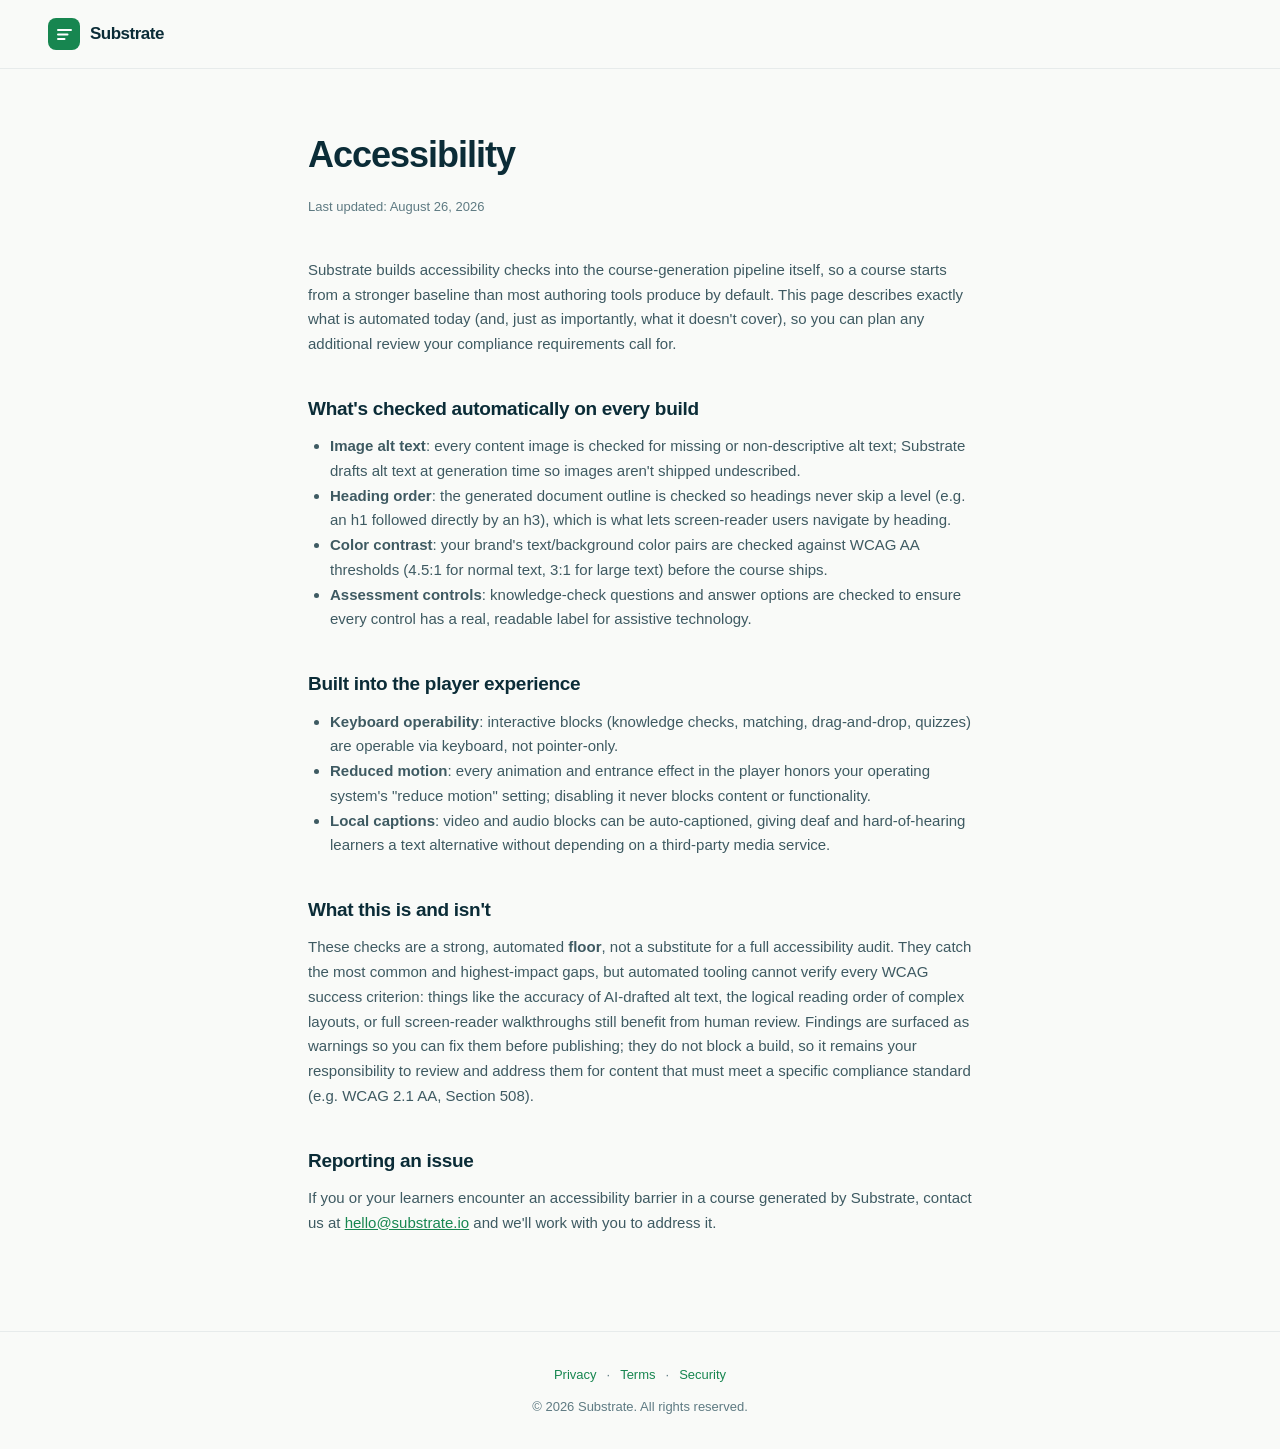
<file: accessibility.html>
<!DOCTYPE html>
<html lang="en">
<head>
<meta charset="utf-8">
<meta name="viewport" content="width=device-width, initial-scale=1">
<title>Accessibility: Substrate</title>
<meta name="description" content="What Substrate's course-generation pipeline checks automatically for accessibility, and what it doesn't cover.">
<link rel="canonical" href="https://substrate.io/accessibility.html">
<link rel="icon" type="image/svg+xml" href="data:image/svg+xml,%3Csvg%20xmlns%3D%22http%3A//www.w3.org/2000/svg%22%20width%3D%2232%22%20height%3D%2232%22%20viewBox%3D%220%200%2032%2032%22%3E%3Crect%20width%3D%2232%22%20height%3D%2232%22%20rx%3D%228%22%20fill%3D%22%231EB16A%22/%3E%3Cpath%20d%3D%22M9%2010h13M9%2015.5h9.5M9%2020h6.5%22%20stroke%3D%22white%22%20stroke-width%3D%222%22%20stroke-linecap%3D%22round%22/%3E%3C/svg%3E">
<link rel="apple-touch-icon" sizes="180x180" href="assets/icons/apple-touch-icon.png">
<meta name="theme-color" content="#178650">
<meta property="og:type" content="website">
<meta property="og:url" content="https://substrate.io/accessibility.html">
<meta property="og:site_name" content="Substrate">
<meta property="og:title" content="Accessibility: Substrate">
<meta property="og:description" content="What Substrate's course-generation pipeline checks automatically for accessibility, and what it doesn't cover.">
<meta name="twitter:card" content="summary">
<meta name="twitter:title" content="Accessibility: Substrate">
<meta name="twitter:description" content="What Substrate's course-generation pipeline checks automatically for accessibility, and what it doesn't cover.">
<style>
  * { margin:0; padding:0; box-sizing:border-box; }
  body { font-family:-apple-system, BlinkMacSystemFont, "Segoe UI", sans-serif; color:#0B2C37; background:#F9FAF8; line-height:1.65; }
  header { background:rgba(249,250,248,0.94); border-bottom:1px solid rgba(11,44,55,0.07); padding:18px 48px; }
  header a { display:inline-flex; align-items:center; gap:10px; text-decoration:none; }
  .logo-mark { width:32px; height:32px; background:#178650; border-radius:8px; display:flex; align-items:center; justify-content:center; flex-shrink:0; }
  header span { font-size:17px; font-weight:700; letter-spacing:-0.5px; color:#0B2C37; }
  main { max-width:760px; margin:0 auto; padding:56px 48px 96px; }
  h1 { font-size:36px; font-weight:800; letter-spacing:-1px; margin-bottom:12px; }
  .updated { font-size:13px; color:#5E7A82; margin-bottom:40px; }
  h2 { font-size:19px; font-weight:700; margin-top:36px; margin-bottom:10px; letter-spacing:-0.3px; }
  p, li { font-size:15px; color:#3E5A62; }
  ul { margin:10px 0 10px 22px; }
  a { color:#178650; }
  code { background:#EEF3F0; padding:1px 6px; border-radius:4px; font-size:13px; }
  footer { border-top:1px solid rgba(11,44,55,0.07); padding:32px 48px; text-align:center; font-size:13px; color:#5E7A82; }
  .legal-links { margin-bottom:10px; }
  .legal-links a { color:#178650; text-decoration:none; margin:0 10px; }
</style>
</head>
<body>

<header>
  <a href="index.html">
    <div class="logo-mark"><svg width="17" height="13" viewBox="0 0 17 13" fill="none"><path d="M2 2h13M2 6.5h9.5M2 11h6.5" stroke="white" stroke-width="2" stroke-linecap="round"></path></svg></div>
    <span>Substrate</span>
  </a>
</header>

<main>
  <h1>Accessibility</h1>
  <div class="updated">Last updated: August 26, 2026</div>

  <p>Substrate builds accessibility checks into the course-generation pipeline itself, so a course starts from a stronger baseline than most authoring tools produce by default. This page describes exactly what is automated today (and, just as importantly, what it doesn't cover), so you can plan any additional review your compliance requirements call for.</p>

  <h2>What's checked automatically on every build</h2>
  <ul>
    <li><strong>Image alt text</strong>: every content image is checked for missing or non-descriptive alt text; Substrate drafts alt text at generation time so images aren't shipped undescribed.</li>
    <li><strong>Heading order</strong>: the generated document outline is checked so headings never skip a level (e.g. an h1 followed directly by an h3), which is what lets screen-reader users navigate by heading.</li>
    <li><strong>Color contrast</strong>: your brand's text/background color pairs are checked against WCAG AA thresholds (4.5:1 for normal text, 3:1 for large text) before the course ships.</li>
    <li><strong>Assessment controls</strong>: knowledge-check questions and answer options are checked to ensure every control has a real, readable label for assistive technology.</li>
  </ul>

  <h2>Built into the player experience</h2>
  <ul>
    <li><strong>Keyboard operability</strong>: interactive blocks (knowledge checks, matching, drag-and-drop, quizzes) are operable via keyboard, not pointer-only.</li>
    <li><strong>Reduced motion</strong>: every animation and entrance effect in the player honors your operating system's "reduce motion" setting; disabling it never blocks content or functionality.</li>
    <li><strong>Local captions</strong>: video and audio blocks can be auto-captioned, giving deaf and hard-of-hearing learners a text alternative without depending on a third-party media service.</li>
  </ul>

  <h2>What this is and isn't</h2>
  <p>These checks are a strong, automated <strong>floor</strong>, not a substitute for a full accessibility audit. They catch the most common and highest-impact gaps, but automated tooling cannot verify every WCAG success criterion: things like the accuracy of AI-drafted alt text, the logical reading order of complex layouts, or full screen-reader walkthroughs still benefit from human review. Findings are surfaced as warnings so you can fix them before publishing; they do not block a build, so it remains your responsibility to review and address them for content that must meet a specific compliance standard (e.g. WCAG 2.1 AA, Section 508).</p>

  <h2>Reporting an issue</h2>
  <p>If you or your learners encounter an accessibility barrier in a course generated by Substrate, contact us at <a href="mailto:hello@substrate.io">hello@substrate.io</a> and we'll work with you to address it.</p>
</main>

<footer>
  <nav class="legal-links">
    <a href="privacy.html">Privacy</a>·<a href="terms.html">Terms</a>·<a href="security.html">Security</a>
  </nav>
  © <span id="y"></span> Substrate. All rights reserved.
</footer>
<script>document.getElementById('y').textContent = new Date().getFullYear();</script>
</body>
</html>
</file>
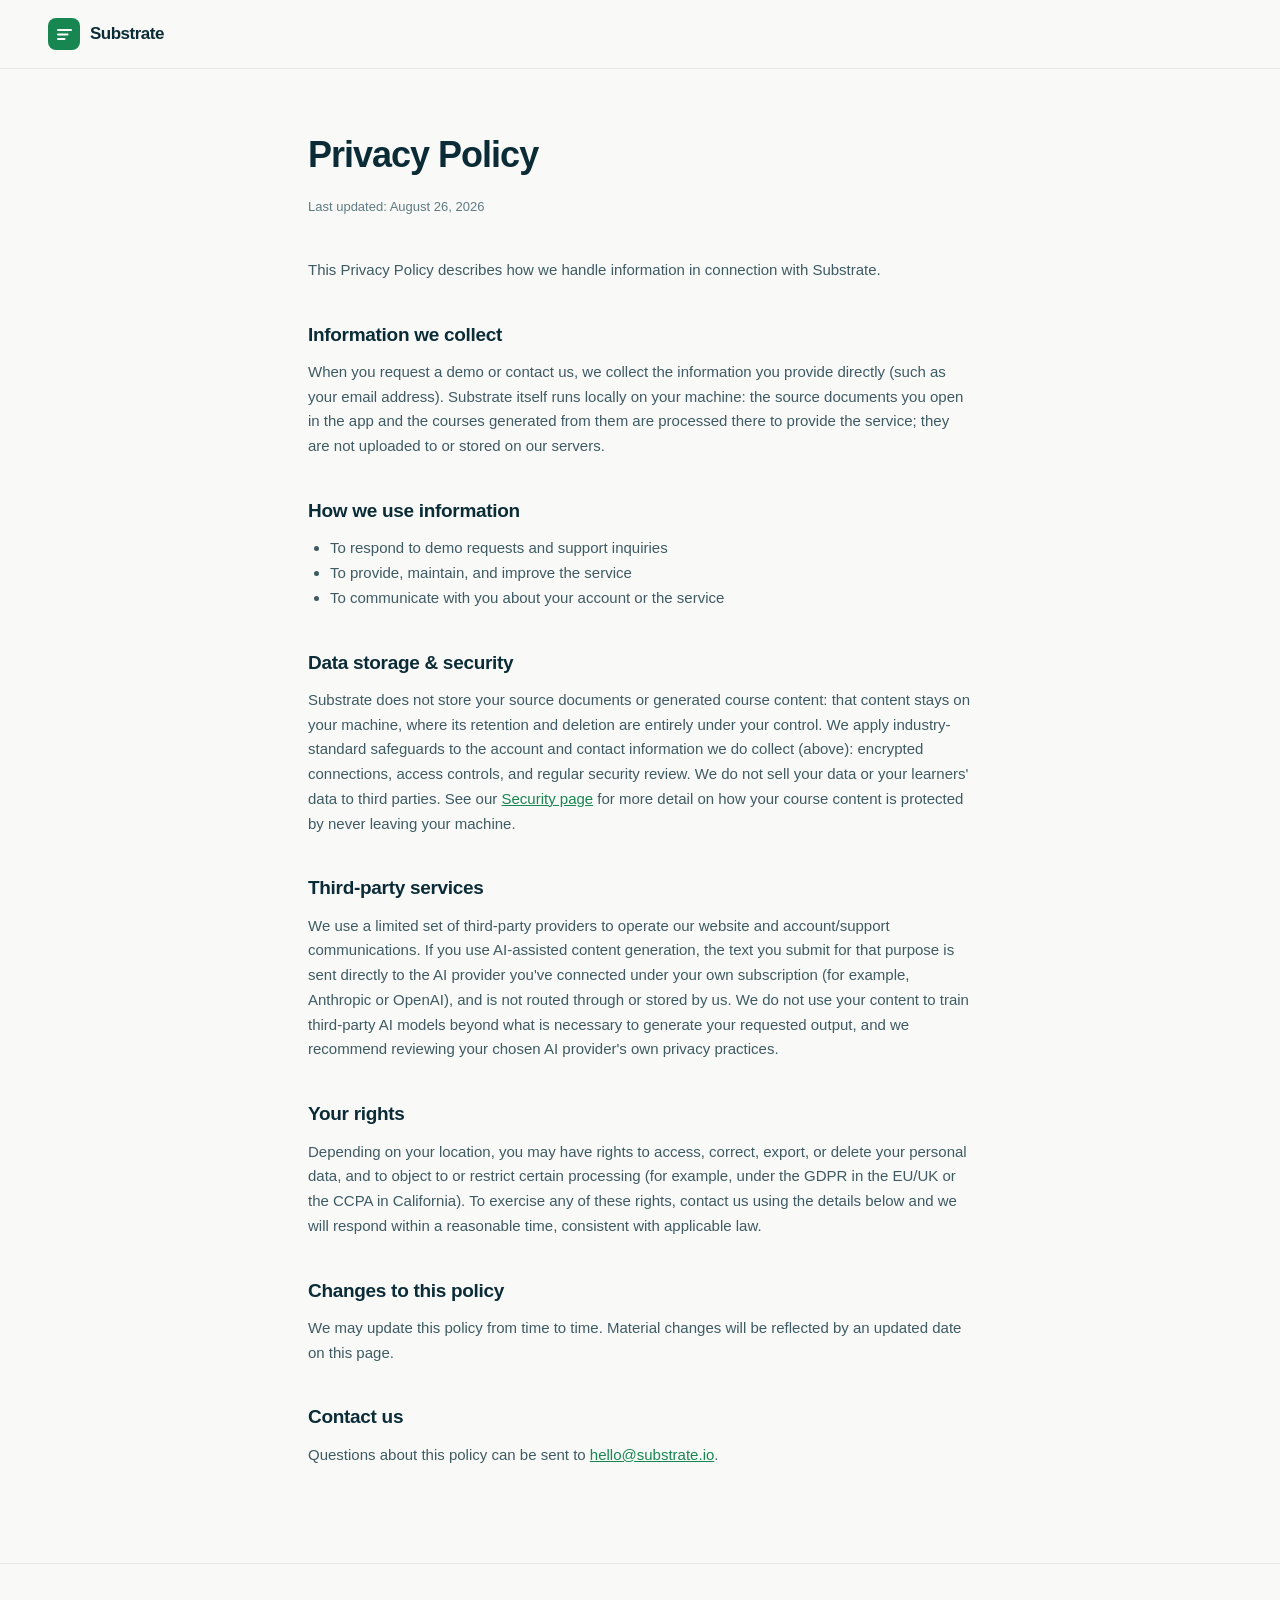
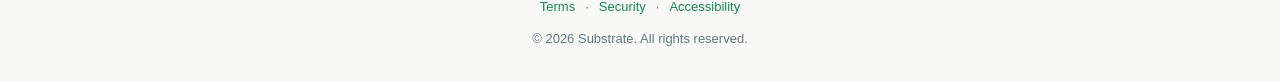
<file: privacy.html>
<!DOCTYPE html>
<html lang="en">
<head>
<meta charset="utf-8">
<meta name="viewport" content="width=device-width, initial-scale=1">
<title>Privacy Policy: Substrate</title>
<meta name="description" content="How we handle information in connection with Substrate: what we collect, how it's used, and your rights.">
<link rel="canonical" href="https://substrate.io/privacy.html">
<link rel="icon" type="image/svg+xml" href="data:image/svg+xml,%3Csvg%20xmlns%3D%22http%3A//www.w3.org/2000/svg%22%20width%3D%2232%22%20height%3D%2232%22%20viewBox%3D%220%200%2032%2032%22%3E%3Crect%20width%3D%2232%22%20height%3D%2232%22%20rx%3D%228%22%20fill%3D%22%231EB16A%22/%3E%3Cpath%20d%3D%22M9%2010h13M9%2015.5h9.5M9%2020h6.5%22%20stroke%3D%22white%22%20stroke-width%3D%222%22%20stroke-linecap%3D%22round%22/%3E%3C/svg%3E">
<link rel="apple-touch-icon" sizes="180x180" href="assets/icons/apple-touch-icon.png">
<meta name="theme-color" content="#178650">
<meta property="og:type" content="website">
<meta property="og:url" content="https://substrate.io/privacy.html">
<meta property="og:site_name" content="Substrate">
<meta property="og:title" content="Privacy Policy: Substrate">
<meta property="og:description" content="How we handle information in connection with Substrate: what we collect, how it's used, and your rights.">
<meta name="twitter:card" content="summary">
<meta name="twitter:title" content="Privacy Policy: Substrate">
<meta name="twitter:description" content="How we handle information in connection with Substrate: what we collect, how it's used, and your rights.">
<style>
  * { margin:0; padding:0; box-sizing:border-box; }
  body { font-family:-apple-system, BlinkMacSystemFont, "Segoe UI", sans-serif; color:#0B2C37; background:#F9FAF8; line-height:1.65; }
  header { background:rgba(249,250,248,0.94); border-bottom:1px solid rgba(11,44,55,0.07); padding:18px 48px; }
  header a { display:inline-flex; align-items:center; gap:10px; text-decoration:none; }
  .logo-mark { width:32px; height:32px; background:#178650; border-radius:8px; display:flex; align-items:center; justify-content:center; flex-shrink:0; }
  header span { font-size:17px; font-weight:700; letter-spacing:-0.5px; color:#0B2C37; }
  main { max-width:760px; margin:0 auto; padding:56px 48px 96px; }
  h1 { font-size:36px; font-weight:800; letter-spacing:-1px; margin-bottom:12px; }
  .updated { font-size:13px; color:#5E7A82; margin-bottom:40px; }
  h2 { font-size:19px; font-weight:700; margin-top:36px; margin-bottom:10px; letter-spacing:-0.3px; }
  p, li { font-size:15px; color:#3E5A62; }
  ul { margin:10px 0 10px 22px; }
  a { color:#178650; }
  footer { border-top:1px solid rgba(11,44,55,0.07); padding:32px 48px; text-align:center; font-size:13px; color:#5E7A82; }
  .legal-links { margin-bottom:10px; }
  .legal-links a { color:#178650; text-decoration:none; margin:0 10px; }
</style>
</head>
<body>

<header>
  <a href="index.html">
    <div class="logo-mark"><svg width="17" height="13" viewBox="0 0 17 13" fill="none"><path d="M2 2h13M2 6.5h9.5M2 11h6.5" stroke="white" stroke-width="2" stroke-linecap="round"></path></svg></div>
    <span>Substrate</span>
  </a>
</header>

<main>
  <h1>Privacy Policy</h1>
  <div class="updated">Last updated: August 26, 2026</div>

  <p>This Privacy Policy describes how we handle information in connection with Substrate.</p>

  <h2>Information we collect</h2>
  <p>When you request a demo or contact us, we collect the information you provide directly (such as your email address). Substrate itself runs locally on your machine: the source documents you open in the app and the courses generated from them are processed there to provide the service; they are not uploaded to or stored on our servers.</p>

  <h2>How we use information</h2>
  <ul>
    <li>To respond to demo requests and support inquiries</li>
    <li>To provide, maintain, and improve the service</li>
    <li>To communicate with you about your account or the service</li>
  </ul>

  <h2>Data storage &amp; security</h2>
  <p>Substrate does not store your source documents or generated course content: that content stays on your machine, where its retention and deletion are entirely under your control. We apply industry-standard safeguards to the account and contact information we do collect (above): encrypted connections, access controls, and regular security review. We do not sell your data or your learners' data to third parties. See our <a href="security.html">Security page</a> for more detail on how your course content is protected by never leaving your machine.</p>

  <h2>Third-party services</h2>
  <p>We use a limited set of third-party providers to operate our website and account/support communications. If you use AI-assisted content generation, the text you submit for that purpose is sent directly to the AI provider you've connected under your own subscription (for example, Anthropic or OpenAI), and is not routed through or stored by us. We do not use your content to train third-party AI models beyond what is necessary to generate your requested output, and we recommend reviewing your chosen AI provider's own privacy practices.</p>

  <h2>Your rights</h2>
  <p>Depending on your location, you may have rights to access, correct, export, or delete your personal data, and to object to or restrict certain processing (for example, under the GDPR in the EU/UK or the CCPA in California). To exercise any of these rights, contact us using the details below and we will respond within a reasonable time, consistent with applicable law.</p>

  <h2>Changes to this policy</h2>
  <p>We may update this policy from time to time. Material changes will be reflected by an updated date on this page.</p>

  <h2>Contact us</h2>
  <p>Questions about this policy can be sent to <a href="mailto:hello@substrate.io">hello@substrate.io</a>.</p>
</main>

<footer>
  <nav class="legal-links">
    <a href="terms.html">Terms</a>·<a href="security.html">Security</a>·<a href="accessibility.html">Accessibility</a>
  </nav>
  © <span id="y"></span> Substrate. All rights reserved.
</footer>
<script>document.getElementById('y').textContent = new Date().getFullYear();</script>
</body>
</html>
</file>
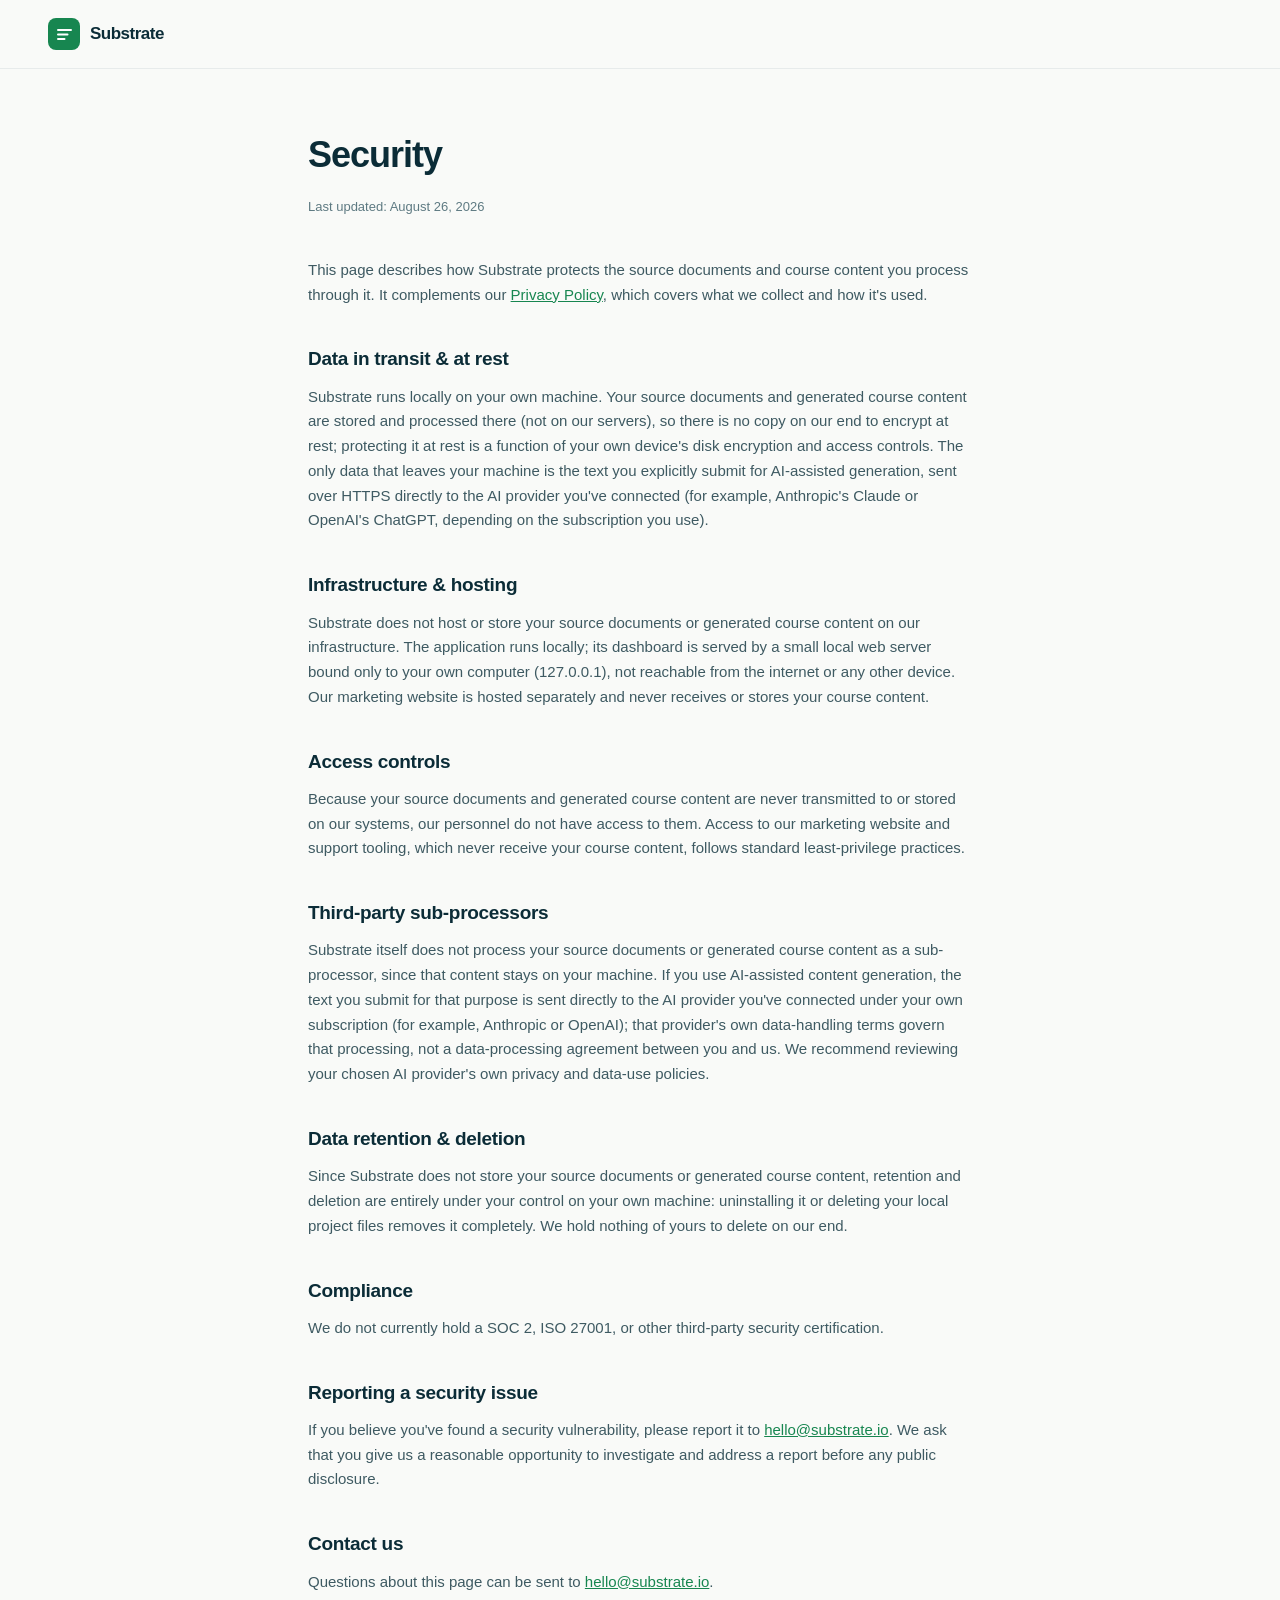
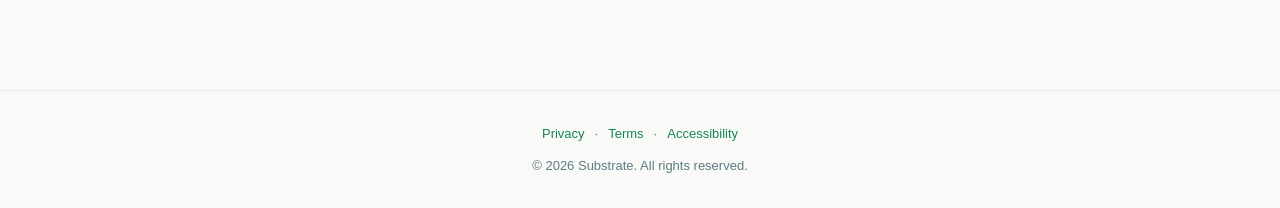
<file: security.html>
<!DOCTYPE html>
<html lang="en">
<head>
<meta charset="utf-8">
<meta name="viewport" content="width=device-width, initial-scale=1">
<title>Security: Substrate</title>
<meta name="description" content="How Substrate protects the source documents and course content you process through it.">
<link rel="canonical" href="https://substrate.io/security.html">
<link rel="icon" type="image/svg+xml" href="data:image/svg+xml,%3Csvg%20xmlns%3D%22http%3A//www.w3.org/2000/svg%22%20width%3D%2232%22%20height%3D%2232%22%20viewBox%3D%220%200%2032%2032%22%3E%3Crect%20width%3D%2232%22%20height%3D%2232%22%20rx%3D%228%22%20fill%3D%22%231EB16A%22/%3E%3Cpath%20d%3D%22M9%2010h13M9%2015.5h9.5M9%2020h6.5%22%20stroke%3D%22white%22%20stroke-width%3D%222%22%20stroke-linecap%3D%22round%22/%3E%3C/svg%3E">
<link rel="apple-touch-icon" sizes="180x180" href="assets/icons/apple-touch-icon.png">
<meta name="theme-color" content="#178650">
<meta property="og:type" content="website">
<meta property="og:url" content="https://substrate.io/security.html">
<meta property="og:site_name" content="Substrate">
<meta property="og:title" content="Security: Substrate">
<meta property="og:description" content="How Substrate protects the source documents and course content you process through it.">
<meta name="twitter:card" content="summary">
<meta name="twitter:title" content="Security: Substrate">
<meta name="twitter:description" content="How Substrate protects the source documents and course content you process through it.">
<style>
  * { margin:0; padding:0; box-sizing:border-box; }
  body { font-family:-apple-system, BlinkMacSystemFont, "Segoe UI", sans-serif; color:#0B2C37; background:#F9FAF8; line-height:1.65; }
  header { background:rgba(249,250,248,0.94); border-bottom:1px solid rgba(11,44,55,0.07); padding:18px 48px; }
  header a { display:inline-flex; align-items:center; gap:10px; text-decoration:none; }
  .logo-mark { width:32px; height:32px; background:#178650; border-radius:8px; display:flex; align-items:center; justify-content:center; flex-shrink:0; }
  header span { font-size:17px; font-weight:700; letter-spacing:-0.5px; color:#0B2C37; }
  main { max-width:760px; margin:0 auto; padding:56px 48px 96px; }
  h1 { font-size:36px; font-weight:800; letter-spacing:-1px; margin-bottom:12px; }
  .updated { font-size:13px; color:#5E7A82; margin-bottom:40px; }
  h2 { font-size:19px; font-weight:700; margin-top:36px; margin-bottom:10px; letter-spacing:-0.3px; }
  p, li { font-size:15px; color:#3E5A62; }
  ul { margin:10px 0 10px 22px; }
  a { color:#178650; }
  footer { border-top:1px solid rgba(11,44,55,0.07); padding:32px 48px; text-align:center; font-size:13px; color:#5E7A82; }
  .legal-links { margin-bottom:10px; }
  .legal-links a { color:#178650; text-decoration:none; margin:0 10px; }
</style>
</head>
<body>

<header>
  <a href="index.html">
    <div class="logo-mark"><svg width="17" height="13" viewBox="0 0 17 13" fill="none"><path d="M2 2h13M2 6.5h9.5M2 11h6.5" stroke="white" stroke-width="2" stroke-linecap="round"></path></svg></div>
    <span>Substrate</span>
  </a>
</header>

<main>
  <h1>Security</h1>
  <div class="updated">Last updated: August 26, 2026</div>

  <p>This page describes how Substrate protects the source documents and course content you process through it. It complements our <a href="privacy.html">Privacy Policy</a>, which covers what we collect and how it's used.</p>

  <h2>Data in transit &amp; at rest</h2>
  <p>Substrate runs locally on your own machine. Your source documents and generated course content are stored and processed there (not on our servers), so there is no copy on our end to encrypt at rest; protecting it at rest is a function of your own device's disk encryption and access controls. The only data that leaves your machine is the text you explicitly submit for AI-assisted generation, sent over HTTPS directly to the AI provider you've connected (for example, Anthropic's Claude or OpenAI's ChatGPT, depending on the subscription you use).</p>

  <h2>Infrastructure &amp; hosting</h2>
  <p>Substrate does not host or store your source documents or generated course content on our infrastructure. The application runs locally; its dashboard is served by a small local web server bound only to your own computer (127.0.0.1), not reachable from the internet or any other device. Our marketing website is hosted separately and never receives or stores your course content.</p>

  <h2>Access controls</h2>
  <p>Because your source documents and generated course content are never transmitted to or stored on our systems, our personnel do not have access to them. Access to our marketing website and support tooling, which never receive your course content, follows standard least-privilege practices.</p>

  <h2>Third-party sub-processors</h2>
  <p>Substrate itself does not process your source documents or generated course content as a sub-processor, since that content stays on your machine. If you use AI-assisted content generation, the text you submit for that purpose is sent directly to the AI provider you've connected under your own subscription (for example, Anthropic or OpenAI); that provider's own data-handling terms govern that processing, not a data-processing agreement between you and us. We recommend reviewing your chosen AI provider's own privacy and data-use policies.</p>

  <h2>Data retention &amp; deletion</h2>
  <p>Since Substrate does not store your source documents or generated course content, retention and deletion are entirely under your control on your own machine: uninstalling it or deleting your local project files removes it completely. We hold nothing of yours to delete on our end.</p>

  <h2>Compliance</h2>
  <p>We do not currently hold a SOC 2, ISO 27001, or other third-party security certification.</p>

  <h2>Reporting a security issue</h2>
  <p>If you believe you've found a security vulnerability, please report it to <a href="mailto:hello@substrate.io">hello@substrate.io</a>. We ask that you give us a reasonable opportunity to investigate and address a report before any public disclosure.</p>

  <h2>Contact us</h2>
  <p>Questions about this page can be sent to <a href="mailto:hello@substrate.io">hello@substrate.io</a>.</p>
</main>

<footer>
  <nav class="legal-links">
    <a href="privacy.html">Privacy</a>·<a href="terms.html">Terms</a>·<a href="accessibility.html">Accessibility</a>
  </nav>
  © <span id="y"></span> Substrate. All rights reserved.
</footer>
<script>document.getElementById('y').textContent = new Date().getFullYear();</script>
</body>
</html>
</file>
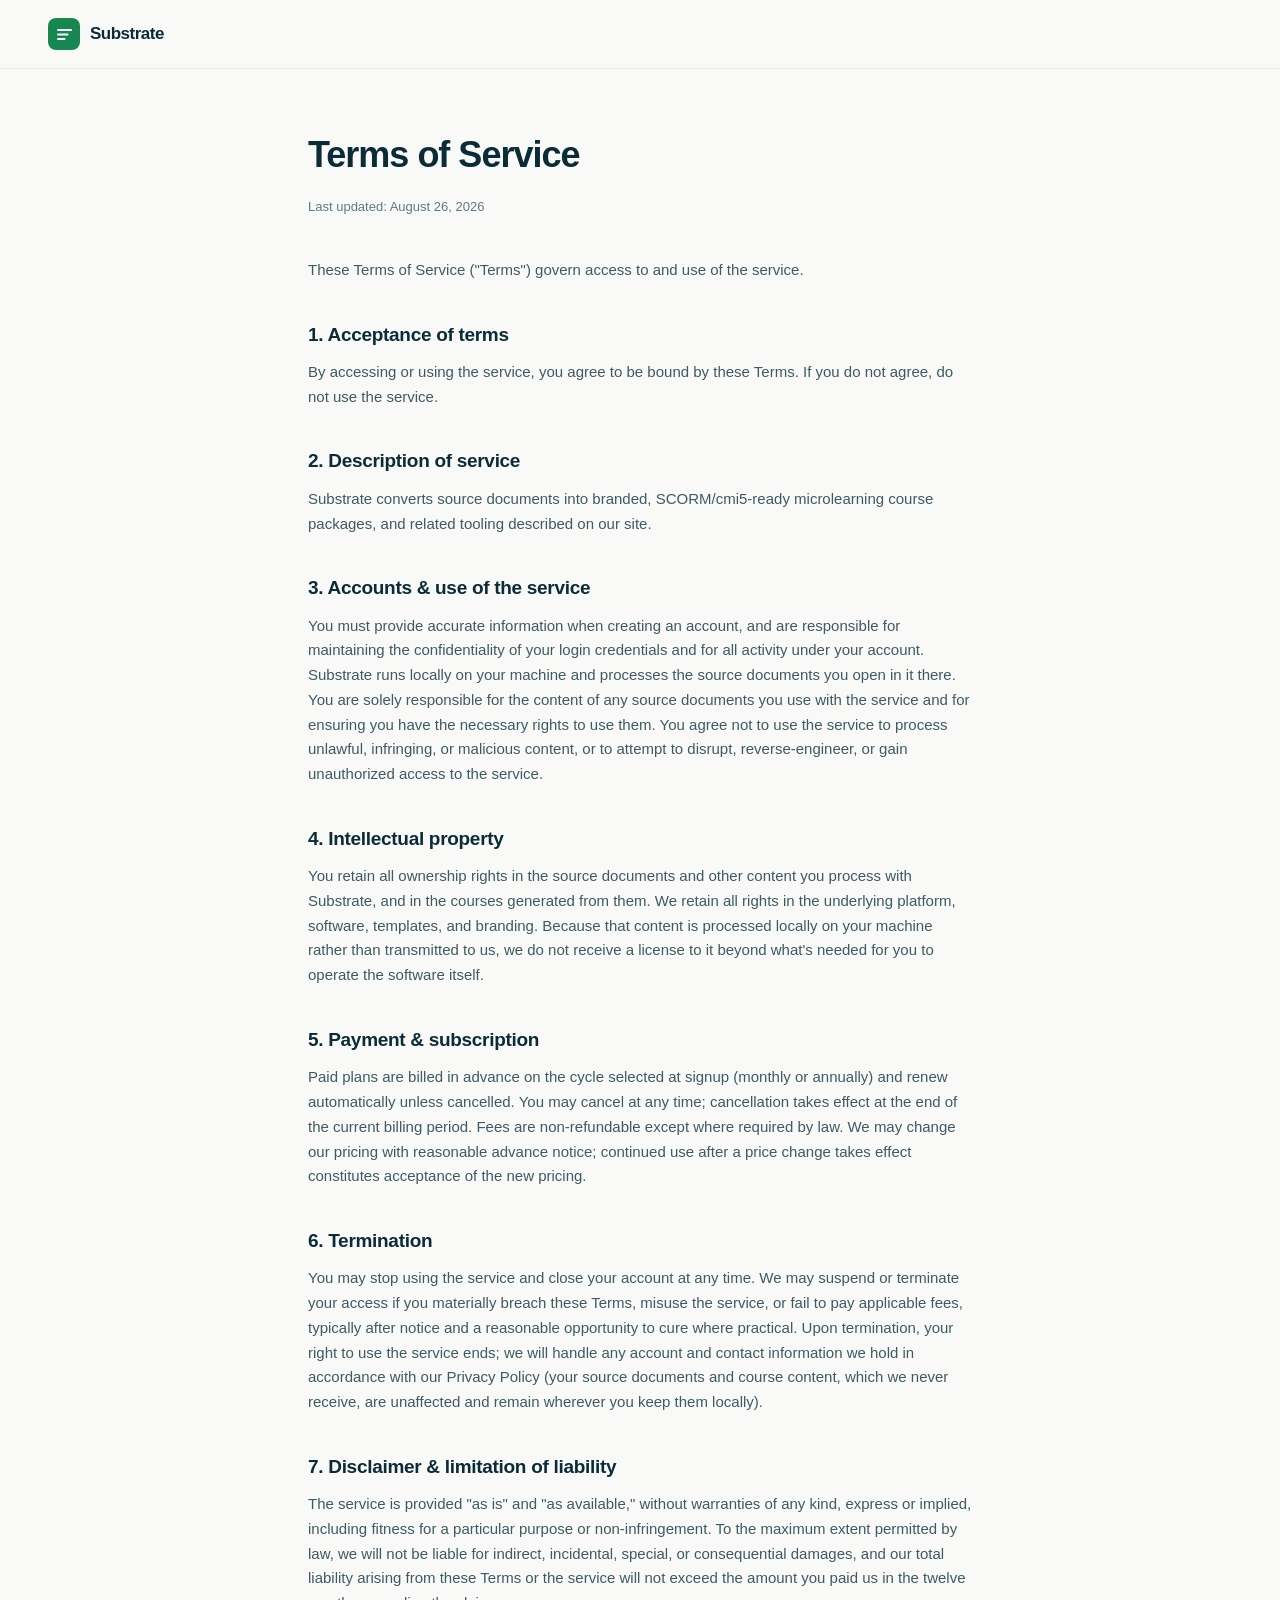
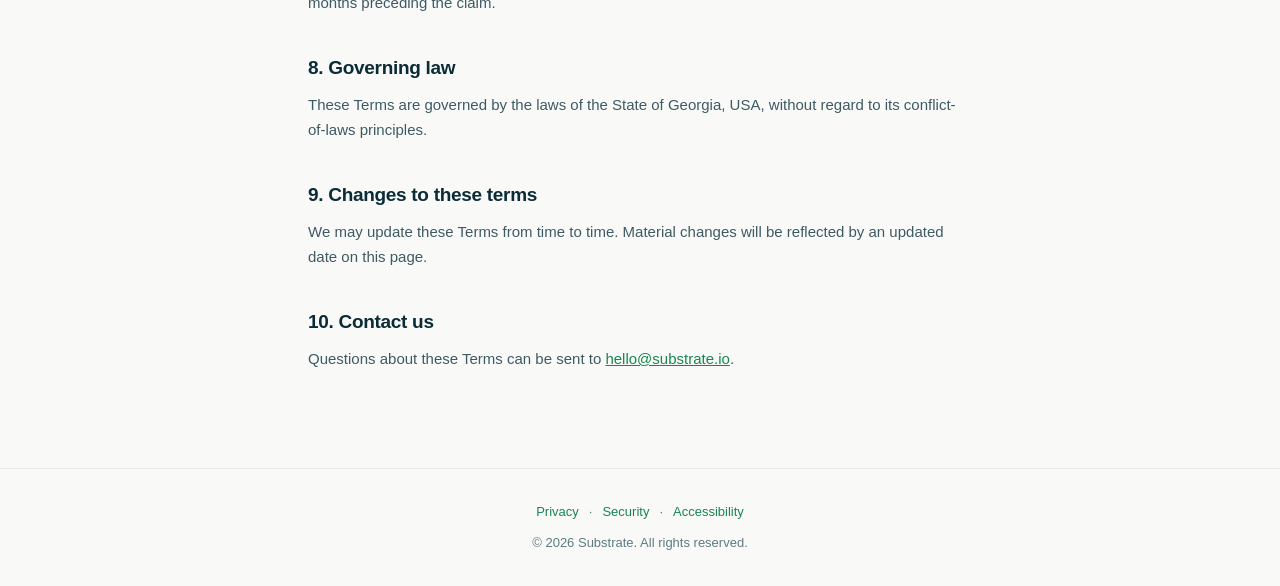
<file: terms.html>
<!DOCTYPE html>
<html lang="en">
<head>
<meta charset="utf-8">
<meta name="viewport" content="width=device-width, initial-scale=1">
<title>Terms of Service: Substrate</title>
<meta name="description" content="The terms that govern use of the service.">
<link rel="canonical" href="https://substrate.io/terms.html">
<link rel="icon" type="image/svg+xml" href="data:image/svg+xml,%3Csvg%20xmlns%3D%22http%3A//www.w3.org/2000/svg%22%20width%3D%2232%22%20height%3D%2232%22%20viewBox%3D%220%200%2032%2032%22%3E%3Crect%20width%3D%2232%22%20height%3D%2232%22%20rx%3D%228%22%20fill%3D%22%231EB16A%22/%3E%3Cpath%20d%3D%22M9%2010h13M9%2015.5h9.5M9%2020h6.5%22%20stroke%3D%22white%22%20stroke-width%3D%222%22%20stroke-linecap%3D%22round%22/%3E%3C/svg%3E">
<link rel="apple-touch-icon" sizes="180x180" href="assets/icons/apple-touch-icon.png">
<meta name="theme-color" content="#178650">
<meta property="og:type" content="website">
<meta property="og:url" content="https://substrate.io/terms.html">
<meta property="og:site_name" content="Substrate">
<meta property="og:title" content="Terms of Service: Substrate">
<meta property="og:description" content="The terms that govern use of the service.">
<meta name="twitter:card" content="summary">
<meta name="twitter:title" content="Terms of Service: Substrate">
<meta name="twitter:description" content="The terms that govern use of the service.">
<style>
  * { margin:0; padding:0; box-sizing:border-box; }
  body { font-family:-apple-system, BlinkMacSystemFont, "Segoe UI", sans-serif; color:#0B2C37; background:#F9FAF8; line-height:1.65; }
  header { background:rgba(249,250,248,0.94); border-bottom:1px solid rgba(11,44,55,0.07); padding:18px 48px; }
  header a { display:inline-flex; align-items:center; gap:10px; text-decoration:none; }
  .logo-mark { width:32px; height:32px; background:#178650; border-radius:8px; display:flex; align-items:center; justify-content:center; flex-shrink:0; }
  header span { font-size:17px; font-weight:700; letter-spacing:-0.5px; color:#0B2C37; }
  main { max-width:760px; margin:0 auto; padding:56px 48px 96px; }
  h1 { font-size:36px; font-weight:800; letter-spacing:-1px; margin-bottom:12px; }
  .updated { font-size:13px; color:#5E7A82; margin-bottom:40px; }
  h2 { font-size:19px; font-weight:700; margin-top:36px; margin-bottom:10px; letter-spacing:-0.3px; }
  p, li { font-size:15px; color:#3E5A62; }
  ul { margin:10px 0 10px 22px; }
  a { color:#178650; }
  footer { border-top:1px solid rgba(11,44,55,0.07); padding:32px 48px; text-align:center; font-size:13px; color:#5E7A82; }
  .legal-links { margin-bottom:10px; }
  .legal-links a { color:#178650; text-decoration:none; margin:0 10px; }
</style>
</head>
<body>

<header>
  <a href="index.html">
    <div class="logo-mark"><svg width="17" height="13" viewBox="0 0 17 13" fill="none"><path d="M2 2h13M2 6.5h9.5M2 11h6.5" stroke="white" stroke-width="2" stroke-linecap="round"></path></svg></div>
    <span>Substrate</span>
  </a>
</header>

<main>
  <h1>Terms of Service</h1>
  <div class="updated">Last updated: August 26, 2026</div>

  <p>These Terms of Service ("Terms") govern access to and use of the service.</p>

  <h2>1. Acceptance of terms</h2>
  <p>By accessing or using the service, you agree to be bound by these Terms. If you do not agree, do not use the service.</p>

  <h2>2. Description of service</h2>
  <p>Substrate converts source documents into branded, SCORM/cmi5-ready microlearning course packages, and related tooling described on our site.</p>

  <h2>3. Accounts &amp; use of the service</h2>
  <p>You must provide accurate information when creating an account, and are responsible for maintaining the confidentiality of your login credentials and for all activity under your account. Substrate runs locally on your machine and processes the source documents you open in it there. You are solely responsible for the content of any source documents you use with the service and for ensuring you have the necessary rights to use them. You agree not to use the service to process unlawful, infringing, or malicious content, or to attempt to disrupt, reverse-engineer, or gain unauthorized access to the service.</p>

  <h2>4. Intellectual property</h2>
  <p>You retain all ownership rights in the source documents and other content you process with Substrate, and in the courses generated from them. We retain all rights in the underlying platform, software, templates, and branding. Because that content is processed locally on your machine rather than transmitted to us, we do not receive a license to it beyond what's needed for you to operate the software itself.</p>

  <h2>5. Payment &amp; subscription</h2>
  <p>Paid plans are billed in advance on the cycle selected at signup (monthly or annually) and renew automatically unless cancelled. You may cancel at any time; cancellation takes effect at the end of the current billing period. Fees are non-refundable except where required by law. We may change our pricing with reasonable advance notice; continued use after a price change takes effect constitutes acceptance of the new pricing.</p>

  <h2>6. Termination</h2>
  <p>You may stop using the service and close your account at any time. We may suspend or terminate your access if you materially breach these Terms, misuse the service, or fail to pay applicable fees, typically after notice and a reasonable opportunity to cure where practical. Upon termination, your right to use the service ends; we will handle any account and contact information we hold in accordance with our Privacy Policy (your source documents and course content, which we never receive, are unaffected and remain wherever you keep them locally).</p>

  <h2>7. Disclaimer &amp; limitation of liability</h2>
  <p>The service is provided "as is" and "as available," without warranties of any kind, express or implied, including fitness for a particular purpose or non-infringement. To the maximum extent permitted by law, we will not be liable for indirect, incidental, special, or consequential damages, and our total liability arising from these Terms or the service will not exceed the amount you paid us in the twelve months preceding the claim.</p>

  <h2>8. Governing law</h2>
  <p>These Terms are governed by the laws of the State of Georgia, USA, without regard to its conflict-of-laws principles.</p>

  <h2>9. Changes to these terms</h2>
  <p>We may update these Terms from time to time. Material changes will be reflected by an updated date on this page.</p>

  <h2>10. Contact us</h2>
  <p>Questions about these Terms can be sent to <a href="mailto:hello@substrate.io">hello@substrate.io</a>.</p>
</main>

<footer>
  <nav class="legal-links">
    <a href="privacy.html">Privacy</a>·<a href="security.html">Security</a>·<a href="accessibility.html">Accessibility</a>
  </nav>
  © <span id="y"></span> Substrate. All rights reserved.
</footer>
<script>document.getElementById('y').textContent = new Date().getFullYear();</script>
</body>
</html>
</file>
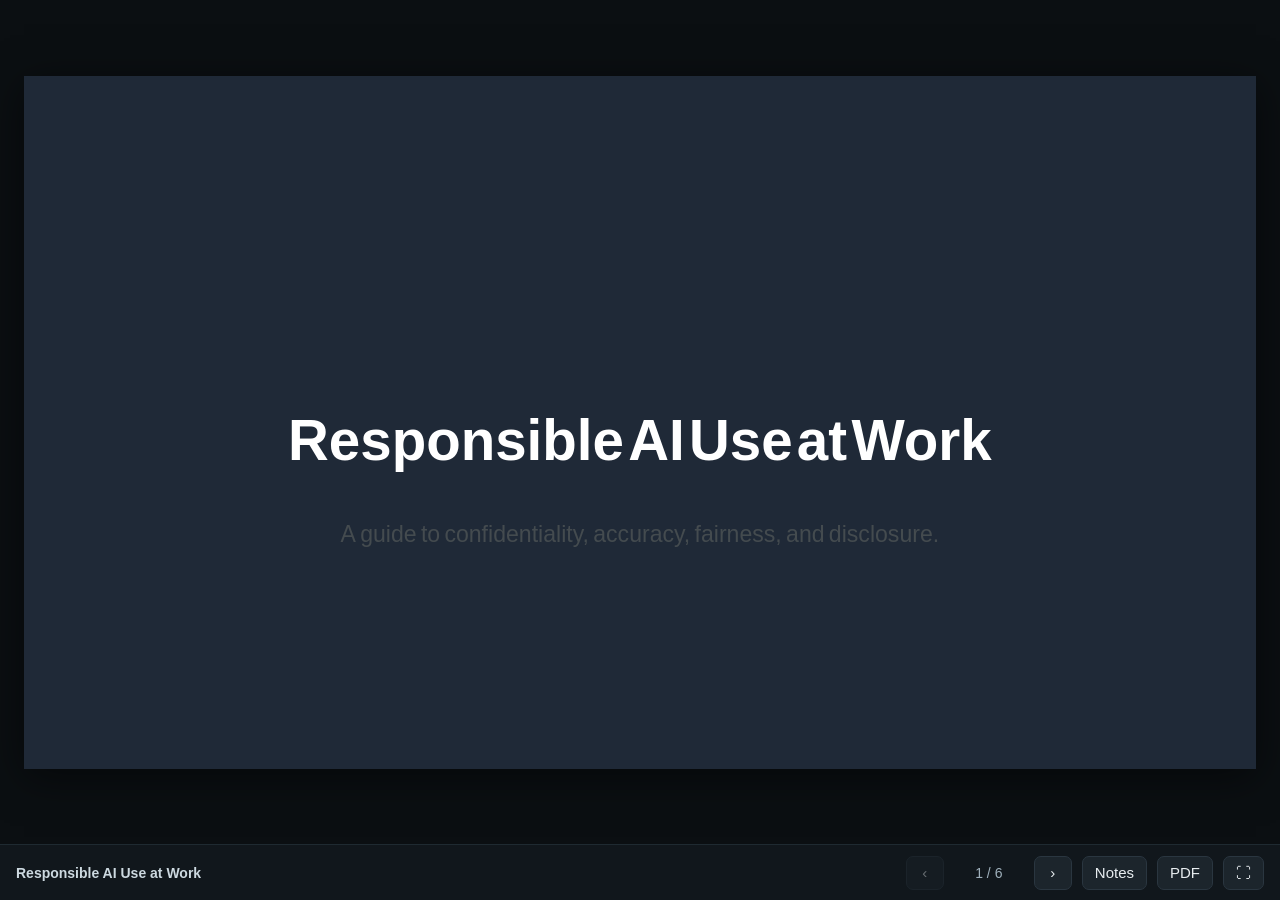
<file: assets/sample-deck.html>
<!doctype html>
<html lang="en"><head><meta charset="utf-8"><meta name="viewport" content="width=device-width,initial-scale=1"><title>Responsible AI Use at Work</title>
<style>
*{margin:0;padding:0;box-sizing:border-box}
html,body{height:100%;background:#0b0f12;color:#e8edf0;
  font-family:-apple-system,BlinkMacSystemFont,'Segoe UI',Roboto,Arial,sans-serif}
#stage{position:fixed;inset:0 0 56px 0;display:flex;align-items:center;justify-content:center;padding:24px}
#slide{width:100%;max-width:calc((100vh - 104px)*1.7778);aspect-ratio:16/9;
  box-shadow:0 8px 40px rgba(0,0,0,.5);background:#fff}
#slide svg{display:block;width:100%;height:100%}
@keyframes dk-fade{from{opacity:0}to{opacity:1}}
#slide.anim{animation:dk-fade .3s ease both}
@media (prefers-reduced-motion:reduce){#slide.anim{animation:none}}
#bar{position:fixed;left:0;right:0;bottom:0;height:56px;display:flex;align-items:center;gap:10px;
  padding:0 16px;background:#11171c;border-top:1px solid #1f2a31}
#bar button{background:#1c252c;color:#e8edf0;border:1px solid #2a3640;border-radius:7px;
  height:34px;min-width:38px;padding:0 12px;font-size:15px;cursor:pointer}
#bar button:hover{background:#26323b}
#bar button:disabled{opacity:.4;cursor:default}
#count{font-variant-numeric:tabular-nums;font-size:14px;color:#9fb0bb;min-width:70px;text-align:center}
#title{font-size:14px;color:#cdd9e0;font-weight:600;white-space:nowrap;overflow:hidden;text-overflow:ellipsis}
.sp{flex:1}
#notes{position:fixed;left:0;right:0;bottom:56px;max-height:38vh;overflow:auto;
  padding:16px 20px;background:#0f161b;border-top:1px solid #1f2a31;
  font-size:16px;line-height:1.5;color:#dbe6ec;white-space:pre-wrap;display:none}
#notes.on{display:block}
#notes.on ~ #stage{}
.muted{color:#6b7b86;font-style:italic}
/* Print / Save-as-PDF handout: one slide per landscape page. The #print box is
   built lazily from the same embedded SVGs and is hidden on screen; @media print
   swaps the viewer chrome for it. print-color-adjust keeps the branded fills. */
#print{display:none}
@media print{
  html,body{background:#fff;height:auto}
  #stage,#bar,#notes{display:none!important}
  #print{display:block}
  #print .pg{page-break-after:always;break-after:page;width:100%;overflow:hidden}
  #print .pg:last-child{page-break-after:auto;break-after:auto}
  #print svg{display:block;width:100%;height:auto}
  @page{size:landscape;margin:0}
  *{-webkit-print-color-adjust:exact;print-color-adjust:exact}
}
</style></head>
<body>
<div id="stage"><div id="slide"></div></div>
<div id="notes"></div>
<div id="print"></div>
<div id="bar"><span id="title">Responsible AI Use at Work</span><span class="sp"></span><button id="prev" title="Previous (←)">&lsaquo;</button><span id="count"></span><button id="next" title="Next (→)">&rsaquo;</button><button id="notesBtn" title="Presenter notes (N)">Notes</button><button id="pdfBtn" title="Print / Save as PDF (P)">PDF</button><button id="fullBtn" title="Fullscreen (F)">&#9974;</button></div>
<script id="deck-data" type="application/json">{"slides": ["<svg xmlns=\"http://www.w3.org/2000/svg\" viewBox=\"0 0 1280 720\" preserveAspectRatio=\"xMidYMid meet\" class=\"nv-slide-svg\"><style>.nv-slide-svg text{font-family:-apple-system,BlinkMacSystemFont,'Segoe UI',Roboto,'Helvetica Neue',Arial,sans-serif}<\/style><rect width=\"1280\" height=\"720\" fill=\"#FFFFFF\"/><rect x=\"0.0\" y=\"0.0\" width=\"1280.0\" height=\"720.0\" rx=\"0.0\" fill=\"#1F2937\"/><text x=\"639.8\" y=\"399.2\" text-anchor=\"middle\" xml:space=\"preserve\"><tspan font-size=\"58.7\" fill=\"#FFFFFF\" font-weight=\"700\">Responsible<\/tspan><tspan> <\/tspan><tspan font-size=\"58.7\" fill=\"#FFFFFF\" font-weight=\"700\">AI<\/tspan><tspan> <\/tspan><tspan font-size=\"58.7\" fill=\"#FFFFFF\" font-weight=\"700\">Use<\/tspan><tspan> <\/tspan><tspan font-size=\"58.7\" fill=\"#FFFFFF\" font-weight=\"700\">at<\/tspan><tspan> <\/tspan><tspan font-size=\"58.7\" fill=\"#FFFFFF\" font-weight=\"700\">Work<\/tspan><\/text><text x=\"639.8\" y=\"484.1\" text-anchor=\"middle\" xml:space=\"preserve\"><tspan font-size=\"24.0\" fill=\"#444B4F\">A<\/tspan><tspan> <\/tspan><tspan font-size=\"24.0\" fill=\"#444B4F\">guide<\/tspan><tspan> <\/tspan><tspan font-size=\"24.0\" fill=\"#444B4F\">to<\/tspan><tspan> <\/tspan><tspan font-size=\"24.0\" fill=\"#444B4F\">confidentiality,<\/tspan><tspan> <\/tspan><tspan font-size=\"24.0\" fill=\"#444B4F\">accuracy,<\/tspan><tspan> <\/tspan><tspan font-size=\"24.0\" fill=\"#444B4F\">fairness,<\/tspan><tspan> <\/tspan><tspan font-size=\"24.0\" fill=\"#444B4F\">and<\/tspan><tspan> <\/tspan><tspan font-size=\"24.0\" fill=\"#444B4F\">disclosure.<\/tspan><\/text><\/svg>", "<svg xmlns=\"http://www.w3.org/2000/svg\" viewBox=\"0 0 1280 720\" preserveAspectRatio=\"xMidYMid meet\" class=\"nv-slide-svg\"><style>.nv-slide-svg text{font-family:-apple-system,BlinkMacSystemFont,'Segoe UI',Roboto,'Helvetica Neue',Arial,sans-serif}<\/style><rect width=\"1280\" height=\"720\" fill=\"#FFFFFF\"/><rect x=\"0.0\" y=\"0.0\" width=\"1280.0\" height=\"113.3\" rx=\"0.0\" fill=\"#1F2937\"/><rect x=\"0.0\" y=\"113.3\" width=\"1280.0\" height=\"5.8\" rx=\"0.0\" fill=\"#3B82F6\"/><text x=\"55.8\" y=\"52.0\" text-anchor=\"start\" xml:space=\"preserve\"><tspan font-size=\"37.3\" fill=\"#FFFFFF\" font-weight=\"700\">What<\/tspan><tspan> <\/tspan><tspan font-size=\"37.3\" fill=\"#FFFFFF\" font-weight=\"700\">We&#x27;ll<\/tspan><tspan> <\/tspan><tspan font-size=\"37.3\" fill=\"#FFFFFF\" font-weight=\"700\">Cover<\/tspan><\/text><rect x=\"67.2\" y=\"158.4\" width=\"86.4\" height=\"76.8\" rx=\"9.2\" fill=\"#3B82F6\"/><text x=\"110.4\" y=\"208.6\" text-anchor=\"middle\" xml:space=\"preserve\"><tspan font-size=\"34.7\" fill=\"#FFFFFF\" font-weight=\"700\">01<\/tspan><\/text><text x=\"183.5\" y=\"189.7\" text-anchor=\"start\" xml:space=\"preserve\"><tspan font-size=\"22.7\" fill=\"#1F2937\" font-weight=\"700\">Data<\/tspan><tspan> <\/tspan><tspan font-size=\"22.7\" fill=\"#1F2937\" font-weight=\"700\">and<\/tspan><tspan> <\/tspan><tspan font-size=\"22.7\" fill=\"#1F2937\" font-weight=\"700\">Confidentiality<\/tspan><\/text><text x=\"183.5\" y=\"220.1\" text-anchor=\"start\" xml:space=\"preserve\"><tspan font-size=\"16.7\" fill=\"#444B4F\">Protect<\/tspan><tspan> <\/tspan><tspan font-size=\"16.7\" fill=\"#444B4F\">sensitive<\/tspan><tspan> <\/tspan><tspan font-size=\"16.7\" fill=\"#444B4F\">information<\/tspan><tspan> <\/tspan><tspan font-size=\"16.7\" fill=\"#444B4F\">when<\/tspan><tspan> <\/tspan><tspan font-size=\"16.7\" fill=\"#444B4F\">using<\/tspan><tspan> <\/tspan><tspan font-size=\"16.7\" fill=\"#444B4F\">AI<\/tspan><tspan> <\/tspan><tspan font-size=\"16.7\" fill=\"#444B4F\">tools.<\/tspan><\/text><rect x=\"67.2\" y=\"268.8\" width=\"86.4\" height=\"76.8\" rx=\"9.2\" fill=\"#60A5FA\"/><text x=\"110.4\" y=\"319.0\" text-anchor=\"middle\" xml:space=\"preserve\"><tspan font-size=\"34.7\" fill=\"#FFFFFF\" font-weight=\"700\">02<\/tspan><\/text><text x=\"183.5\" y=\"300.1\" text-anchor=\"start\" xml:space=\"preserve\"><tspan font-size=\"22.7\" fill=\"#1F2937\" font-weight=\"700\">Accuracy<\/tspan><tspan> <\/tspan><tspan font-size=\"22.7\" fill=\"#1F2937\" font-weight=\"700\">and<\/tspan><tspan> <\/tspan><tspan font-size=\"22.7\" fill=\"#1F2937\" font-weight=\"700\">Verification<\/tspan><\/text><text x=\"183.5\" y=\"330.5\" text-anchor=\"start\" xml:space=\"preserve\"><tspan font-size=\"16.7\" fill=\"#444B4F\">Verify<\/tspan><tspan> <\/tspan><tspan font-size=\"16.7\" fill=\"#444B4F\">AI<\/tspan><tspan> <\/tspan><tspan font-size=\"16.7\" fill=\"#444B4F\">output<\/tspan><tspan> <\/tspan><tspan font-size=\"16.7\" fill=\"#444B4F\">before<\/tspan><tspan> <\/tspan><tspan font-size=\"16.7\" fill=\"#444B4F\">sharing<\/tspan><tspan> <\/tspan><tspan font-size=\"16.7\" fill=\"#444B4F\">it<\/tspan><tspan> <\/tspan><tspan font-size=\"16.7\" fill=\"#444B4F\">with<\/tspan><tspan> <\/tspan><tspan font-size=\"16.7\" fill=\"#444B4F\">others.<\/tspan><\/text><rect x=\"67.2\" y=\"379.2\" width=\"86.4\" height=\"76.8\" rx=\"9.2\" fill=\"#60A5FA\"/><text x=\"110.4\" y=\"429.4\" text-anchor=\"middle\" xml:space=\"preserve\"><tspan font-size=\"34.7\" fill=\"#FFFFFF\" font-weight=\"700\">03<\/tspan><\/text><text x=\"183.5\" y=\"410.5\" text-anchor=\"start\" xml:space=\"preserve\"><tspan font-size=\"22.7\" fill=\"#1F2937\" font-weight=\"700\">Bias<\/tspan><tspan> <\/tspan><tspan font-size=\"22.7\" fill=\"#1F2937\" font-weight=\"700\">and<\/tspan><tspan> <\/tspan><tspan font-size=\"22.7\" fill=\"#1F2937\" font-weight=\"700\">Fairness<\/tspan><\/text><text x=\"183.5\" y=\"440.9\" text-anchor=\"start\" xml:space=\"preserve\"><tspan font-size=\"16.7\" fill=\"#444B4F\">Keep<\/tspan><tspan> <\/tspan><tspan font-size=\"16.7\" fill=\"#444B4F\">humans<\/tspan><tspan> <\/tspan><tspan font-size=\"16.7\" fill=\"#444B4F\">accountable<\/tspan><tspan> <\/tspan><tspan font-size=\"16.7\" fill=\"#444B4F\">in<\/tspan><tspan> <\/tspan><tspan font-size=\"16.7\" fill=\"#444B4F\">people-affecting<\/tspan><tspan> <\/tspan><tspan font-size=\"16.7\" fill=\"#444B4F\">decisions.<\/tspan><\/text><rect x=\"67.2\" y=\"489.6\" width=\"86.4\" height=\"76.8\" rx=\"9.2\" fill=\"#1F2937\"/><text x=\"110.4\" y=\"539.8\" text-anchor=\"middle\" xml:space=\"preserve\"><tspan font-size=\"34.7\" fill=\"#FFFFFF\" font-weight=\"700\">04<\/tspan><\/text><text x=\"183.5\" y=\"520.9\" text-anchor=\"start\" xml:space=\"preserve\"><tspan font-size=\"22.7\" fill=\"#1F2937\" font-weight=\"700\">Disclosure<\/tspan><tspan> <\/tspan><tspan font-size=\"22.7\" fill=\"#1F2937\" font-weight=\"700\">and<\/tspan><tspan> <\/tspan><tspan font-size=\"22.7\" fill=\"#1F2937\" font-weight=\"700\">Attribution<\/tspan><\/text><text x=\"183.5\" y=\"551.3\" text-anchor=\"start\" xml:space=\"preserve\"><tspan font-size=\"16.7\" fill=\"#444B4F\">Follow<\/tspan><tspan> <\/tspan><tspan font-size=\"16.7\" fill=\"#444B4F\">your<\/tspan><tspan> <\/tspan><tspan font-size=\"16.7\" fill=\"#444B4F\">organization&#x27;s<\/tspan><tspan> <\/tspan><tspan font-size=\"16.7\" fill=\"#444B4F\">policy<\/tspan><tspan> <\/tspan><tspan font-size=\"16.7\" fill=\"#444B4F\">on<\/tspan><tspan> <\/tspan><tspan font-size=\"16.7\" fill=\"#444B4F\">disclosing<\/tspan><tspan> <\/tspan><tspan font-size=\"16.7\" fill=\"#444B4F\">AI<\/tspan><tspan> <\/tspan><tspan font-size=\"16.7\" fill=\"#444B4F\">use.<\/tspan><\/text><\/svg>", "<svg xmlns=\"http://www.w3.org/2000/svg\" viewBox=\"0 0 1280 720\" preserveAspectRatio=\"xMidYMid meet\" class=\"nv-slide-svg\"><style>.nv-slide-svg text{font-family:-apple-system,BlinkMacSystemFont,'Segoe UI',Roboto,'Helvetica Neue',Arial,sans-serif}<\/style><rect width=\"1280\" height=\"720\" fill=\"#FFFFFF\"/><rect x=\"0.0\" y=\"0.0\" width=\"1280.0\" height=\"113.3\" rx=\"0.0\" fill=\"#1F2937\"/><rect x=\"0.0\" y=\"113.3\" width=\"1280.0\" height=\"5.8\" rx=\"0.0\" fill=\"#3B82F6\"/><text x=\"55.8\" y=\"52.0\" text-anchor=\"start\" xml:space=\"preserve\"><tspan font-size=\"37.3\" fill=\"#FFFFFF\" font-weight=\"700\">The<\/tspan><tspan> <\/tspan><tspan font-size=\"37.3\" fill=\"#FFFFFF\" font-weight=\"700\">Risk<\/tspan><tspan> <\/tspan><tspan font-size=\"37.3\" fill=\"#FFFFFF\" font-weight=\"700\">of<\/tspan><tspan> <\/tspan><tspan font-size=\"37.3\" fill=\"#FFFFFF\" font-weight=\"700\">Careless<\/tspan><tspan> <\/tspan><tspan font-size=\"37.3\" fill=\"#FFFFFF\" font-weight=\"700\">AI<\/tspan><tspan> <\/tspan><tspan font-size=\"37.3\" fill=\"#FFFFFF\" font-weight=\"700\">Use<\/tspan><\/text><text x=\"57.7\" y=\"91.8\" text-anchor=\"start\" xml:space=\"preserve\"><tspan font-size=\"18.7\" fill=\"#3B82F6\">Why<\/tspan><tspan> <\/tspan><tspan font-size=\"18.7\" fill=\"#3B82F6\">this<\/tspan><tspan> <\/tspan><tspan font-size=\"18.7\" fill=\"#3B82F6\">matters.<\/tspan><tspan> <\/tspan><tspan font-size=\"18.7\" fill=\"#3B82F6\">Real<\/tspan><tspan> <\/tspan><tspan font-size=\"18.7\" fill=\"#3B82F6\">time<\/tspan><tspan> <\/tspan><tspan font-size=\"18.7\" fill=\"#3B82F6\">saved.<\/tspan><tspan> <\/tspan><tspan font-size=\"18.7\" fill=\"#3B82F6\">Real<\/tspan><tspan> <\/tspan><tspan font-size=\"18.7\" fill=\"#3B82F6\">risk<\/tspan><tspan> <\/tspan><tspan font-size=\"18.7\" fill=\"#3B82F6\">created.<\/tspan><\/text><text x=\"55.8\" y=\"162.5\" text-anchor=\"start\" xml:space=\"preserve\"><tspan font-size=\"21.3\" fill=\"#3B82F6\" font-weight=\"700\">THE<\/tspan><tspan> <\/tspan><tspan font-size=\"21.3\" fill=\"#3B82F6\" font-weight=\"700\">CHALLENGE<\/tspan><\/text><text x=\"55.8\" y=\"198.1\" text-anchor=\"start\" xml:space=\"preserve\"><tspan font-size=\"15.3\" fill=\"#444B4F\">AI<\/tspan><tspan> <\/tspan><tspan font-size=\"15.3\" fill=\"#444B4F\">tools<\/tspan><tspan> <\/tspan><tspan font-size=\"15.3\" fill=\"#444B4F\">can<\/tspan><tspan> <\/tspan><tspan font-size=\"15.3\" fill=\"#444B4F\">generate<\/tspan><tspan> <\/tspan><tspan font-size=\"15.3\" fill=\"#444B4F\">value<\/tspan><tspan> <\/tspan><tspan font-size=\"15.3\" fill=\"#444B4F\">quickly,<\/tspan><tspan> <\/tspan><tspan font-size=\"15.3\" fill=\"#444B4F\">but<\/tspan><tspan> <\/tspan><tspan font-size=\"15.3\" fill=\"#444B4F\">also<\/tspan><tspan> <\/tspan><tspan font-size=\"15.3\" fill=\"#444B4F\">create<\/tspan><tspan> <\/tspan><tspan font-size=\"15.3\" fill=\"#444B4F\">risk:<\/tspan><\/text><ellipse cx=\"59.0\" cy=\"230.9\" rx=\"6.2\" ry=\"6.2\" fill=\"#3B82F6\"/><text x=\"82.7\" y=\"236.5\" text-anchor=\"start\" xml:space=\"preserve\"><tspan font-size=\"15.3\" fill=\"#1F2937\" font-weight=\"700\">Leaked<\/tspan><tspan> <\/tspan><tspan font-size=\"15.3\" fill=\"#1F2937\" font-weight=\"700\">confidential<\/tspan><tspan> <\/tspan><tspan font-size=\"15.3\" fill=\"#1F2937\" font-weight=\"700\">data<\/tspan><tspan> <\/tspan><tspan font-size=\"15.3\" fill=\"#444B4F\"><\/tspan><tspan> <\/tspan><tspan font-size=\"15.3\" fill=\"#444B4F\">—<\/tspan><tspan> <\/tspan><tspan font-size=\"15.3\" fill=\"#444B4F\">once<\/tspan><tspan> <\/tspan><tspan font-size=\"15.3\" fill=\"#444B4F\">submitted,<\/tspan><tspan> <\/tspan><tspan font-size=\"15.3\" fill=\"#444B4F\">you<\/tspan><tspan> <\/tspan><tspan font-size=\"15.3\" fill=\"#444B4F\">lose<\/tspan><tspan> <\/tspan><tspan font-size=\"15.3\" fill=\"#444B4F\">control<\/tspan><tspan> <\/tspan><tspan font-size=\"15.3\" fill=\"#444B4F\">over<\/tspan><tspan> <\/tspan><tspan font-size=\"15.3\" fill=\"#444B4F\">storage<\/tspan><\/text><text x=\"82.7\" y=\"255.2\" text-anchor=\"start\" xml:space=\"preserve\"><tspan font-size=\"15.3\" fill=\"#444B4F\">and<\/tspan><tspan> <\/tspan><tspan font-size=\"15.3\" fill=\"#444B4F\">use<\/tspan><\/text><ellipse cx=\"59.0\" cy=\"275.0\" rx=\"6.2\" ry=\"6.2\" fill=\"#3B82F6\"/><text x=\"82.7\" y=\"280.6\" text-anchor=\"start\" xml:space=\"preserve\"><tspan font-size=\"15.3\" fill=\"#1F2937\" font-weight=\"700\">Biased<\/tspan><tspan> <\/tspan><tspan font-size=\"15.3\" fill=\"#1F2937\" font-weight=\"700\">or<\/tspan><tspan> <\/tspan><tspan font-size=\"15.3\" fill=\"#1F2937\" font-weight=\"700\">inaccurate<\/tspan><tspan> <\/tspan><tspan font-size=\"15.3\" fill=\"#1F2937\" font-weight=\"700\">outputs<\/tspan><tspan> <\/tspan><tspan font-size=\"15.3\" fill=\"#444B4F\"><\/tspan><tspan> <\/tspan><tspan font-size=\"15.3\" fill=\"#444B4F\">—<\/tspan><tspan> <\/tspan><tspan font-size=\"15.3\" fill=\"#444B4F\">presented<\/tspan><tspan> <\/tspan><tspan font-size=\"15.3\" fill=\"#444B4F\">as<\/tspan><tspan> <\/tspan><tspan font-size=\"15.3\" fill=\"#444B4F\">fact<\/tspan><tspan> <\/tspan><tspan font-size=\"15.3\" fill=\"#444B4F\">without<\/tspan><tspan> <\/tspan><tspan font-size=\"15.3\" fill=\"#444B4F\">verification<\/tspan><\/text><ellipse cx=\"59.0\" cy=\"319.2\" rx=\"6.2\" ry=\"6.2\" fill=\"#3B82F6\"/><text x=\"82.7\" y=\"324.8\" text-anchor=\"start\" xml:space=\"preserve\"><tspan font-size=\"15.3\" fill=\"#1F2937\" font-weight=\"700\">Decisions<\/tspan><tspan> <\/tspan><tspan font-size=\"15.3\" fill=\"#1F2937\" font-weight=\"700\">without<\/tspan><tspan> <\/tspan><tspan font-size=\"15.3\" fill=\"#1F2937\" font-weight=\"700\">human<\/tspan><tspan> <\/tspan><tspan font-size=\"15.3\" fill=\"#1F2937\" font-weight=\"700\">review<\/tspan><tspan> <\/tspan><tspan font-size=\"15.3\" fill=\"#444B4F\"><\/tspan><tspan> <\/tspan><tspan font-size=\"15.3\" fill=\"#444B4F\">—<\/tspan><tspan> <\/tspan><tspan font-size=\"15.3\" fill=\"#444B4F\">AI<\/tspan><tspan> <\/tspan><tspan font-size=\"15.3\" fill=\"#444B4F\">output<\/tspan><tspan> <\/tspan><tspan font-size=\"15.3\" fill=\"#444B4F\">treated<\/tspan><tspan> <\/tspan><tspan font-size=\"15.3\" fill=\"#444B4F\">as<\/tspan><tspan> <\/tspan><tspan font-size=\"15.3\" fill=\"#444B4F\">a<\/tspan><tspan> <\/tspan><tspan font-size=\"15.3\" fill=\"#444B4F\">final<\/tspan><tspan> <\/tspan><tspan font-size=\"15.3\" fill=\"#444B4F\">answer<\/tspan><\/text><rect x=\"52.8\" y=\"451.2\" width=\"609.6\" height=\"96.0\" rx=\"11.5\" fill=\"#E7F0FD\"/><rect x=\"52.8\" y=\"451.2\" width=\"8.6\" height=\"96.0\" rx=\"0.0\" fill=\"#3B82F6\"/><text x=\"82.7\" y=\"495.2\" text-anchor=\"start\" xml:space=\"preserve\"><tspan font-size=\"16.0\" fill=\"#1F2937\" font-weight=\"700\">Careless<\/tspan><tspan> <\/tspan><tspan font-size=\"16.0\" fill=\"#1F2937\" font-weight=\"700\">use<\/tspan><tspan> <\/tspan><tspan font-size=\"16.0\" fill=\"#1F2937\" font-weight=\"700\">can<\/tspan><tspan> <\/tspan><tspan font-size=\"16.0\" fill=\"#1F2937\" font-weight=\"700\">breach<\/tspan><tspan> <\/tspan><tspan font-size=\"16.0\" fill=\"#1F2937\" font-weight=\"700\">confidentiality,<\/tspan><tspan> <\/tspan><tspan font-size=\"16.0\" fill=\"#1F2937\" font-weight=\"700\">harm<\/tspan><tspan> <\/tspan><tspan font-size=\"16.0\" fill=\"#1F2937\" font-weight=\"700\">fairness,<\/tspan><tspan> <\/tspan><tspan font-size=\"16.0\" fill=\"#1F2937\" font-weight=\"700\">and<\/tspan><tspan> <\/tspan><tspan font-size=\"16.0\" fill=\"#1F2937\" font-weight=\"700\">damage<\/tspan><\/text><text x=\"82.7\" y=\"515.7\" text-anchor=\"start\" xml:space=\"preserve\"><tspan font-size=\"16.0\" fill=\"#1F2937\" font-weight=\"700\">your<\/tspan><tspan> <\/tspan><tspan font-size=\"16.0\" fill=\"#1F2937\" font-weight=\"700\">organization&#x27;s<\/tspan><tspan> <\/tspan><tspan font-size=\"16.0\" fill=\"#1F2937\" font-weight=\"700\">credibility.<\/tspan><\/text><text x=\"689.4\" y=\"162.5\" text-anchor=\"start\" xml:space=\"preserve\"><tspan font-size=\"21.3\" fill=\"#60A5FA\" font-weight=\"700\">FOUR<\/tspan><tspan> <\/tspan><tspan font-size=\"21.3\" fill=\"#60A5FA\" font-weight=\"700\">GUARDRAILS<\/tspan><\/text><text x=\"689.4\" y=\"193.0\" text-anchor=\"start\" xml:space=\"preserve\"><tspan font-size=\"14.0\" fill=\"#444B4F\" font-weight=\"700\">4<\/tspan><tspan> <\/tspan><tspan font-size=\"14.0\" fill=\"#444B4F\" font-weight=\"700\">PRINCIPLES<\/tspan><\/text><rect x=\"686.4\" y=\"215.0\" width=\"542.4\" height=\"74.9\" rx=\"9.0\" fill=\"#F4F6F7\"/><rect x=\"686.4\" y=\"215.0\" width=\"59.5\" height=\"74.9\" rx=\"7.1\" fill=\"#3B82F6\"/><text x=\"716.2\" y=\"263.4\" text-anchor=\"middle\" xml:space=\"preserve\"><tspan font-size=\"32.0\" fill=\"#FFFFFF\" font-weight=\"700\">1<\/tspan><\/text><text x=\"764.3\" y=\"241.7\" text-anchor=\"start\" xml:space=\"preserve\"><tspan font-size=\"16.7\" fill=\"#1F2937\" font-weight=\"700\">Protect<\/tspan><tspan> <\/tspan><tspan font-size=\"16.7\" fill=\"#1F2937\" font-weight=\"700\">Confidentiality<\/tspan><\/text><text x=\"764.3\" y=\"259.7\" text-anchor=\"start\" xml:space=\"preserve\"><tspan font-size=\"14.0\" fill=\"#444B4F\">Never<\/tspan><tspan> <\/tspan><tspan font-size=\"14.0\" fill=\"#444B4F\">paste<\/tspan><tspan> <\/tspan><tspan font-size=\"14.0\" fill=\"#444B4F\">sensitive<\/tspan><tspan> <\/tspan><tspan font-size=\"14.0\" fill=\"#444B4F\">data<\/tspan><tspan> <\/tspan><tspan font-size=\"14.0\" fill=\"#444B4F\">into<\/tspan><tspan> <\/tspan><tspan font-size=\"14.0\" fill=\"#444B4F\">public<\/tspan><tspan> <\/tspan><tspan font-size=\"14.0\" fill=\"#444B4F\">tools<\/tspan><tspan> <\/tspan><tspan font-size=\"14.0\" fill=\"#444B4F\">without<\/tspan><tspan> <\/tspan><tspan font-size=\"14.0\" fill=\"#444B4F\">approval.<\/tspan><\/text><rect x=\"686.4\" y=\"301.4\" width=\"542.4\" height=\"74.9\" rx=\"9.0\" fill=\"#F4F6F7\"/><rect x=\"686.4\" y=\"301.4\" width=\"59.5\" height=\"74.9\" rx=\"7.1\" fill=\"#60A5FA\"/><text x=\"716.2\" y=\"349.8\" text-anchor=\"middle\" xml:space=\"preserve\"><tspan font-size=\"32.0\" fill=\"#FFFFFF\" font-weight=\"700\">2<\/tspan><\/text><text x=\"764.3\" y=\"328.1\" text-anchor=\"start\" xml:space=\"preserve\"><tspan font-size=\"16.7\" fill=\"#1F2937\" font-weight=\"700\">Verify<\/tspan><tspan> <\/tspan><tspan font-size=\"16.7\" fill=\"#1F2937\" font-weight=\"700\">Accuracy<\/tspan><\/text><text x=\"764.3\" y=\"346.1\" text-anchor=\"start\" xml:space=\"preserve\"><tspan font-size=\"14.0\" fill=\"#444B4F\">Check<\/tspan><tspan> <\/tspan><tspan font-size=\"14.0\" fill=\"#444B4F\">factual<\/tspan><tspan> <\/tspan><tspan font-size=\"14.0\" fill=\"#444B4F\">claims<\/tspan><tspan> <\/tspan><tspan font-size=\"14.0\" fill=\"#444B4F\">and<\/tspan><tspan> <\/tspan><tspan font-size=\"14.0\" fill=\"#444B4F\">citations<\/tspan><tspan> <\/tspan><tspan font-size=\"14.0\" fill=\"#444B4F\">before<\/tspan><tspan> <\/tspan><tspan font-size=\"14.0\" fill=\"#444B4F\">sharing.<\/tspan><\/text><rect x=\"686.4\" y=\"387.8\" width=\"542.4\" height=\"74.9\" rx=\"9.0\" fill=\"#F4F6F7\"/><rect x=\"686.4\" y=\"387.8\" width=\"59.5\" height=\"74.9\" rx=\"7.1\" fill=\"#60A5FA\"/><text x=\"716.2\" y=\"436.2\" text-anchor=\"middle\" xml:space=\"preserve\"><tspan font-size=\"32.0\" fill=\"#FFFFFF\" font-weight=\"700\">3<\/tspan><\/text><text x=\"764.3\" y=\"414.5\" text-anchor=\"start\" xml:space=\"preserve\"><tspan font-size=\"16.7\" fill=\"#1F2937\" font-weight=\"700\">Ensure<\/tspan><tspan> <\/tspan><tspan font-size=\"16.7\" fill=\"#1F2937\" font-weight=\"700\">Fairness<\/tspan><\/text><text x=\"764.3\" y=\"432.5\" text-anchor=\"start\" xml:space=\"preserve\"><tspan font-size=\"14.0\" fill=\"#444B4F\">Keep<\/tspan><tspan> <\/tspan><tspan font-size=\"14.0\" fill=\"#444B4F\">humans<\/tspan><tspan> <\/tspan><tspan font-size=\"14.0\" fill=\"#444B4F\">accountable<\/tspan><tspan> <\/tspan><tspan font-size=\"14.0\" fill=\"#444B4F\">for<\/tspan><tspan> <\/tspan><tspan font-size=\"14.0\" fill=\"#444B4F\">decisions<\/tspan><tspan> <\/tspan><tspan font-size=\"14.0\" fill=\"#444B4F\">affecting<\/tspan><tspan> <\/tspan><tspan font-size=\"14.0\" fill=\"#444B4F\">people.<\/tspan><\/text><rect x=\"686.4\" y=\"474.2\" width=\"542.4\" height=\"74.9\" rx=\"9.0\" fill=\"#F4F6F7\"/><rect x=\"686.4\" y=\"474.2\" width=\"59.5\" height=\"74.9\" rx=\"7.1\" fill=\"#1F2937\"/><text x=\"716.2\" y=\"522.6\" text-anchor=\"middle\" xml:space=\"preserve\"><tspan font-size=\"32.0\" fill=\"#FFFFFF\" font-weight=\"700\">4<\/tspan><\/text><text x=\"764.3\" y=\"500.9\" text-anchor=\"start\" xml:space=\"preserve\"><tspan font-size=\"16.7\" fill=\"#1F2937\" font-weight=\"700\">Disclose<\/tspan><tspan> <\/tspan><tspan font-size=\"16.7\" fill=\"#1F2937\" font-weight=\"700\">AI<\/tspan><tspan> <\/tspan><tspan font-size=\"16.7\" fill=\"#1F2937\" font-weight=\"700\">Use<\/tspan><\/text><text x=\"764.3\" y=\"518.9\" text-anchor=\"start\" xml:space=\"preserve\"><tspan font-size=\"14.0\" fill=\"#444B4F\">Follow<\/tspan><tspan> <\/tspan><tspan font-size=\"14.0\" fill=\"#444B4F\">your<\/tspan><tspan> <\/tspan><tspan font-size=\"14.0\" fill=\"#444B4F\">organization&#x27;s<\/tspan><tspan> <\/tspan><tspan font-size=\"14.0\" fill=\"#444B4F\">policy<\/tspan><tspan> <\/tspan><tspan font-size=\"14.0\" fill=\"#444B4F\">on<\/tspan><tspan> <\/tspan><tspan font-size=\"14.0\" fill=\"#444B4F\">attribution.<\/tspan><\/text><rect x=\"52.8\" y=\"571.2\" width=\"163.2\" height=\"86.4\" rx=\"10.4\" fill=\"#1F2937\"/><text x=\"134.4\" y=\"609.7\" text-anchor=\"middle\" xml:space=\"preserve\"><tspan font-size=\"17.3\" fill=\"#FFFFFF\" font-weight=\"700\">YOU<\/tspan><\/text><text x=\"134.4\" y=\"630.9\" text-anchor=\"middle\" xml:space=\"preserve\"><tspan font-size=\"17.3\" fill=\"#3B82F6\" font-weight=\"700\">DECIDE<\/tspan><\/text><rect x=\"235.2\" y=\"571.2\" width=\"328.3\" height=\"86.4\" rx=\"10.4\" fill=\"#F4F6F7\"/><rect x=\"235.2\" y=\"571.2\" width=\"328.3\" height=\"7.7\" rx=\"0.9\" fill=\"#3B82F6\"/><text x=\"257.4\" y=\"602.9\" text-anchor=\"start\" xml:space=\"preserve\"><tspan font-size=\"16.0\" fill=\"#1F2937\" font-weight=\"700\">Save<\/tspan><tspan> <\/tspan><tspan font-size=\"16.0\" fill=\"#1F2937\" font-weight=\"700\">Real<\/tspan><tspan> <\/tspan><tspan font-size=\"16.0\" fill=\"#1F2937\" font-weight=\"700\">Time<\/tspan><\/text><text x=\"257.4\" y=\"620.2\" text-anchor=\"start\" xml:space=\"preserve\"><tspan font-size=\"13.3\" fill=\"#444B4F\">Use<\/tspan><tspan> <\/tspan><tspan font-size=\"13.3\" fill=\"#444B4F\">AI<\/tspan><tspan> <\/tspan><tspan font-size=\"13.3\" fill=\"#444B4F\">for<\/tspan><tspan> <\/tspan><tspan font-size=\"13.3\" fill=\"#444B4F\">speed<\/tspan><tspan> <\/tspan><tspan font-size=\"13.3\" fill=\"#444B4F\">without<\/tspan><tspan> <\/tspan><tspan font-size=\"13.3\" fill=\"#444B4F\">cutting<\/tspan><tspan> <\/tspan><tspan font-size=\"13.3\" fill=\"#444B4F\">corners.<\/tspan><\/text><rect x=\"576.0\" y=\"571.2\" width=\"328.3\" height=\"86.4\" rx=\"10.4\" fill=\"#F4F6F7\"/><rect x=\"576.0\" y=\"571.2\" width=\"328.3\" height=\"7.7\" rx=\"0.9\" fill=\"#60A5FA\"/><text x=\"598.2\" y=\"602.9\" text-anchor=\"start\" xml:space=\"preserve\"><tspan font-size=\"16.0\" fill=\"#1F2937\" font-weight=\"700\">Create<\/tspan><tspan> <\/tspan><tspan font-size=\"16.0\" fill=\"#1F2937\" font-weight=\"700\">Zero<\/tspan><tspan> <\/tspan><tspan font-size=\"16.0\" fill=\"#1F2937\" font-weight=\"700\">Risk<\/tspan><\/text><text x=\"598.2\" y=\"620.2\" text-anchor=\"start\" xml:space=\"preserve\"><tspan font-size=\"13.3\" fill=\"#444B4F\">Build<\/tspan><tspan> <\/tspan><tspan font-size=\"13.3\" fill=\"#444B4F\">trust<\/tspan><tspan> <\/tspan><tspan font-size=\"13.3\" fill=\"#444B4F\">by<\/tspan><tspan> <\/tspan><tspan font-size=\"13.3\" fill=\"#444B4F\">protecting<\/tspan><tspan> <\/tspan><tspan font-size=\"13.3\" fill=\"#444B4F\">data<\/tspan><tspan> <\/tspan><tspan font-size=\"13.3\" fill=\"#444B4F\">and<\/tspan><tspan> <\/tspan><tspan font-size=\"13.3\" fill=\"#444B4F\">accuracy.<\/tspan><\/text><rect x=\"916.8\" y=\"571.2\" width=\"328.3\" height=\"86.4\" rx=\"10.4\" fill=\"#F4F6F7\"/><rect x=\"916.8\" y=\"571.2\" width=\"328.3\" height=\"7.7\" rx=\"0.9\" fill=\"#60A5FA\"/><text x=\"939.0\" y=\"602.9\" text-anchor=\"start\" xml:space=\"preserve\"><tspan font-size=\"16.0\" fill=\"#1F2937\" font-weight=\"700\">Keep<\/tspan><tspan> <\/tspan><tspan font-size=\"16.0\" fill=\"#1F2937\" font-weight=\"700\">Humans<\/tspan><tspan> <\/tspan><tspan font-size=\"16.0\" fill=\"#1F2937\" font-weight=\"700\">in<\/tspan><tspan> <\/tspan><tspan font-size=\"16.0\" fill=\"#1F2937\" font-weight=\"700\">Charge<\/tspan><\/text><text x=\"939.0\" y=\"620.2\" text-anchor=\"start\" xml:space=\"preserve\"><tspan font-size=\"13.3\" fill=\"#444B4F\">Review,<\/tspan><tspan> <\/tspan><tspan font-size=\"13.3\" fill=\"#444B4F\">verify,<\/tspan><tspan> <\/tspan><tspan font-size=\"13.3\" fill=\"#444B4F\">and<\/tspan><tspan> <\/tspan><tspan font-size=\"13.3\" fill=\"#444B4F\">remain<\/tspan><tspan> <\/tspan><tspan font-size=\"13.3\" fill=\"#444B4F\">accountable.<\/tspan><\/text><rect x=\"0.0\" y=\"677.8\" width=\"1280.0\" height=\"42.2\" rx=\"0.0\" fill=\"#3B82F6\"/><text x=\"640.0\" y=\"704.3\" text-anchor=\"middle\" xml:space=\"preserve\"><tspan font-size=\"16.0\" fill=\"#FFFFFF\" font-weight=\"700\">Responsible<\/tspan><tspan> <\/tspan><tspan font-size=\"16.0\" fill=\"#FFFFFF\" font-weight=\"700\">use<\/tspan><tspan> <\/tspan><tspan font-size=\"16.0\" fill=\"#FFFFFF\" font-weight=\"700\">delivers<\/tspan><tspan> <\/tspan><tspan font-size=\"16.0\" fill=\"#FFFFFF\" font-weight=\"700\">speed<\/tspan><tspan> <\/tspan><tspan font-size=\"16.0\" fill=\"#FFFFFF\" font-weight=\"700\">and<\/tspan><tspan> <\/tspan><tspan font-size=\"16.0\" fill=\"#FFFFFF\" font-weight=\"700\">value<\/tspan><tspan> <\/tspan><tspan font-size=\"16.0\" fill=\"#FFFFFF\" font-weight=\"700\">without<\/tspan><tspan> <\/tspan><tspan font-size=\"16.0\" fill=\"#FFFFFF\" font-weight=\"700\">breach<\/tspan><tspan> <\/tspan><tspan font-size=\"16.0\" fill=\"#FFFFFF\" font-weight=\"700\">or<\/tspan><tspan> <\/tspan><tspan font-size=\"16.0\" fill=\"#FFFFFF\" font-weight=\"700\">bias.<\/tspan><\/text><\/svg>", "<svg xmlns=\"http://www.w3.org/2000/svg\" viewBox=\"0 0 1280 720\" preserveAspectRatio=\"xMidYMid meet\" class=\"nv-slide-svg\"><style>.nv-slide-svg text{font-family:-apple-system,BlinkMacSystemFont,'Segoe UI',Roboto,'Helvetica Neue',Arial,sans-serif}<\/style><rect width=\"1280\" height=\"720\" fill=\"#FFFFFF\"/><rect x=\"0.0\" y=\"0.0\" width=\"1280.0\" height=\"113.3\" rx=\"0.0\" fill=\"#1F2937\"/><rect x=\"0.0\" y=\"113.3\" width=\"1280.0\" height=\"5.8\" rx=\"0.0\" fill=\"#3B82F6\"/><text x=\"55.8\" y=\"52.0\" text-anchor=\"start\" xml:space=\"preserve\"><tspan font-size=\"37.3\" fill=\"#FFFFFF\" font-weight=\"700\">Know<\/tspan><tspan> <\/tspan><tspan font-size=\"37.3\" fill=\"#FFFFFF\" font-weight=\"700\">What<\/tspan><tspan> <\/tspan><tspan font-size=\"37.3\" fill=\"#FFFFFF\" font-weight=\"700\">Not<\/tspan><tspan> <\/tspan><tspan font-size=\"37.3\" fill=\"#FFFFFF\" font-weight=\"700\">to<\/tspan><tspan> <\/tspan><tspan font-size=\"37.3\" fill=\"#FFFFFF\" font-weight=\"700\">Share<\/tspan><\/text><text x=\"57.7\" y=\"91.8\" text-anchor=\"start\" xml:space=\"preserve\"><tspan font-size=\"18.7\" fill=\"#3B82F6\">Never<\/tspan><tspan> <\/tspan><tspan font-size=\"18.7\" fill=\"#3B82F6\">paste<\/tspan><tspan> <\/tspan><tspan font-size=\"18.7\" fill=\"#3B82F6\">these<\/tspan><tspan> <\/tspan><tspan font-size=\"18.7\" fill=\"#3B82F6\">into<\/tspan><tspan> <\/tspan><tspan font-size=\"18.7\" fill=\"#3B82F6\">a<\/tspan><tspan> <\/tspan><tspan font-size=\"18.7\" fill=\"#3B82F6\">public<\/tspan><tspan> <\/tspan><tspan font-size=\"18.7\" fill=\"#3B82F6\">AI<\/tspan><tspan> <\/tspan><tspan font-size=\"18.7\" fill=\"#3B82F6\">tool<\/tspan><tspan> <\/tspan><tspan font-size=\"18.7\" fill=\"#3B82F6\">without<\/tspan><tspan> <\/tspan><tspan font-size=\"18.7\" fill=\"#3B82F6\">explicit<\/tspan><tspan> <\/tspan><tspan font-size=\"18.7\" fill=\"#3B82F6\">approval.<\/tspan><\/text><rect x=\"52.8\" y=\"148.8\" width=\"570.9\" height=\"223.7\" rx=\"26.8\" fill=\"#F4F6F7\"/><text x=\"78.8\" y=\"193.9\" text-anchor=\"start\" xml:space=\"preserve\"><tspan font-size=\"20.0\" fill=\"#1F2937\" font-weight=\"700\">Client<\/tspan><tspan> <\/tspan><tspan font-size=\"20.0\" fill=\"#1F2937\" font-weight=\"700\">Data<\/tspan><\/text><text x=\"78.8\" y=\"240.5\" text-anchor=\"start\" xml:space=\"preserve\"><tspan font-size=\"15.3\" fill=\"#444B4F\">Customer<\/tspan><tspan> <\/tspan><tspan font-size=\"15.3\" fill=\"#444B4F\">information,<\/tspan><tspan> <\/tspan><tspan font-size=\"15.3\" fill=\"#444B4F\">account<\/tspan><tspan> <\/tspan><tspan font-size=\"15.3\" fill=\"#444B4F\">details,<\/tspan><tspan> <\/tspan><tspan font-size=\"15.3\" fill=\"#444B4F\">or<\/tspan><tspan> <\/tspan><tspan font-size=\"15.3\" fill=\"#444B4F\">engagement<\/tspan><tspan> <\/tspan><tspan font-size=\"15.3\" fill=\"#444B4F\">records.<\/tspan><\/text><rect x=\"656.3\" y=\"148.8\" width=\"570.9\" height=\"223.7\" rx=\"26.8\" fill=\"#F4F6F7\"/><text x=\"682.3\" y=\"193.9\" text-anchor=\"start\" xml:space=\"preserve\"><tspan font-size=\"20.0\" fill=\"#1F2937\" font-weight=\"700\">Employee<\/tspan><tspan> <\/tspan><tspan font-size=\"20.0\" fill=\"#1F2937\" font-weight=\"700\">Information<\/tspan><\/text><text x=\"682.3\" y=\"240.5\" text-anchor=\"start\" xml:space=\"preserve\"><tspan font-size=\"15.3\" fill=\"#444B4F\">Personal<\/tspan><tspan> <\/tspan><tspan font-size=\"15.3\" fill=\"#444B4F\">data,<\/tspan><tspan> <\/tspan><tspan font-size=\"15.3\" fill=\"#444B4F\">payroll,<\/tspan><tspan> <\/tspan><tspan font-size=\"15.3\" fill=\"#444B4F\">or<\/tspan><tspan> <\/tspan><tspan font-size=\"15.3\" fill=\"#444B4F\">performance<\/tspan><tspan> <\/tspan><tspan font-size=\"15.3\" fill=\"#444B4F\">records.<\/tspan><\/text><rect x=\"52.8\" y=\"405.1\" width=\"570.9\" height=\"223.7\" rx=\"26.8\" fill=\"#F4F6F7\"/><text x=\"78.8\" y=\"450.2\" text-anchor=\"start\" xml:space=\"preserve\"><tspan font-size=\"20.0\" fill=\"#1F2937\" font-weight=\"700\">Financial<\/tspan><tspan> <\/tspan><tspan font-size=\"20.0\" fill=\"#1F2937\" font-weight=\"700\">Results<\/tspan><\/text><text x=\"78.8\" y=\"496.8\" text-anchor=\"start\" xml:space=\"preserve\"><tspan font-size=\"15.3\" fill=\"#444B4F\">Unreleased<\/tspan><tspan> <\/tspan><tspan font-size=\"15.3\" fill=\"#444B4F\">earnings,<\/tspan><tspan> <\/tspan><tspan font-size=\"15.3\" fill=\"#444B4F\">forecasts,<\/tspan><tspan> <\/tspan><tspan font-size=\"15.3\" fill=\"#444B4F\">or<\/tspan><tspan> <\/tspan><tspan font-size=\"15.3\" fill=\"#444B4F\">other<\/tspan><tspan> <\/tspan><tspan font-size=\"15.3\" fill=\"#444B4F\">confidential<\/tspan><tspan> <\/tspan><tspan font-size=\"15.3\" fill=\"#444B4F\">reports.<\/tspan><\/text><rect x=\"656.3\" y=\"405.1\" width=\"570.9\" height=\"223.7\" rx=\"26.8\" fill=\"#F4F6F7\"/><text x=\"682.3\" y=\"450.2\" text-anchor=\"start\" xml:space=\"preserve\"><tspan font-size=\"20.0\" fill=\"#1F2937\" font-weight=\"700\">Proprietary<\/tspan><tspan> <\/tspan><tspan font-size=\"20.0\" fill=\"#1F2937\" font-weight=\"700\">Code<\/tspan><\/text><text x=\"682.3\" y=\"496.8\" text-anchor=\"start\" xml:space=\"preserve\"><tspan font-size=\"15.3\" fill=\"#444B4F\">Source<\/tspan><tspan> <\/tspan><tspan font-size=\"15.3\" fill=\"#444B4F\">code,<\/tspan><tspan> <\/tspan><tspan font-size=\"15.3\" fill=\"#444B4F\">algorithms,<\/tspan><tspan> <\/tspan><tspan font-size=\"15.3\" fill=\"#444B4F\">or<\/tspan><tspan> <\/tspan><tspan font-size=\"15.3\" fill=\"#444B4F\">internal<\/tspan><tspan> <\/tspan><tspan font-size=\"15.3\" fill=\"#444B4F\">technical<\/tspan><tspan> <\/tspan><tspan font-size=\"15.3\" fill=\"#444B4F\">documentation.<\/tspan><\/text><rect x=\"0.0\" y=\"677.8\" width=\"1280.0\" height=\"42.2\" rx=\"0.0\" fill=\"#3B82F6\"/><text x=\"640.0\" y=\"704.3\" text-anchor=\"middle\" xml:space=\"preserve\"><tspan font-size=\"16.0\" fill=\"#FFFFFF\" font-weight=\"700\">When<\/tspan><tspan> <\/tspan><tspan font-size=\"16.0\" fill=\"#FFFFFF\" font-weight=\"700\">in<\/tspan><tspan> <\/tspan><tspan font-size=\"16.0\" fill=\"#FFFFFF\" font-weight=\"700\">doubt,<\/tspan><tspan> <\/tspan><tspan font-size=\"16.0\" fill=\"#FFFFFF\" font-weight=\"700\">ask<\/tspan><tspan> <\/tspan><tspan font-size=\"16.0\" fill=\"#FFFFFF\" font-weight=\"700\">your<\/tspan><tspan> <\/tspan><tspan font-size=\"16.0\" fill=\"#FFFFFF\" font-weight=\"700\">manager<\/tspan><tspan> <\/tspan><tspan font-size=\"16.0\" fill=\"#FFFFFF\" font-weight=\"700\">or<\/tspan><tspan> <\/tspan><tspan font-size=\"16.0\" fill=\"#FFFFFF\" font-weight=\"700\">IT/security<\/tspan><tspan> <\/tspan><tspan font-size=\"16.0\" fill=\"#FFFFFF\" font-weight=\"700\">team<\/tspan><tspan> <\/tspan><tspan font-size=\"16.0\" fill=\"#FFFFFF\" font-weight=\"700\">first.<\/tspan><\/text><\/svg>", "<svg xmlns=\"http://www.w3.org/2000/svg\" viewBox=\"0 0 1280 720\" preserveAspectRatio=\"xMidYMid meet\" class=\"nv-slide-svg\"><style>.nv-slide-svg text{font-family:-apple-system,BlinkMacSystemFont,'Segoe UI',Roboto,'Helvetica Neue',Arial,sans-serif}<\/style><rect width=\"1280\" height=\"720\" fill=\"#FFFFFF\"/><rect x=\"0.0\" y=\"0.0\" width=\"1280.0\" height=\"113.3\" rx=\"0.0\" fill=\"#1F2937\"/><rect x=\"0.0\" y=\"113.3\" width=\"1280.0\" height=\"5.8\" rx=\"0.0\" fill=\"#3B82F6\"/><text x=\"55.8\" y=\"52.0\" text-anchor=\"start\" xml:space=\"preserve\"><tspan font-size=\"37.3\" fill=\"#FFFFFF\" font-weight=\"700\">Accuracy:<\/tspan><tspan> <\/tspan><tspan font-size=\"37.3\" fill=\"#FFFFFF\" font-weight=\"700\">First<\/tspan><tspan> <\/tspan><tspan font-size=\"37.3\" fill=\"#FFFFFF\" font-weight=\"700\">Draft<\/tspan><tspan> <\/tspan><tspan font-size=\"37.3\" fill=\"#FFFFFF\" font-weight=\"700\">vs.<\/tspan><tspan> <\/tspan><tspan font-size=\"37.3\" fill=\"#FFFFFF\" font-weight=\"700\">Finished<\/tspan><tspan> <\/tspan><tspan font-size=\"37.3\" fill=\"#FFFFFF\" font-weight=\"700\">Work<\/tspan><\/text><text x=\"57.7\" y=\"91.8\" text-anchor=\"start\" xml:space=\"preserve\"><tspan font-size=\"18.7\" fill=\"#3B82F6\">AI<\/tspan><tspan> <\/tspan><tspan font-size=\"18.7\" fill=\"#3B82F6\">models<\/tspan><tspan> <\/tspan><tspan font-size=\"18.7\" fill=\"#3B82F6\">produce<\/tspan><tspan> <\/tspan><tspan font-size=\"18.7\" fill=\"#3B82F6\">confident-sounding<\/tspan><tspan> <\/tspan><tspan font-size=\"18.7\" fill=\"#3B82F6\">answers<\/tspan><tspan> <\/tspan><tspan font-size=\"18.7\" fill=\"#3B82F6\">that<\/tspan><tspan> <\/tspan><tspan font-size=\"18.7\" fill=\"#3B82F6\">can<\/tspan><tspan> <\/tspan><tspan font-size=\"18.7\" fill=\"#3B82F6\">be<\/tspan><tspan> <\/tspan><tspan font-size=\"18.7\" fill=\"#3B82F6\">wrong.<\/tspan><\/text><rect x=\"52.8\" y=\"148.8\" width=\"568.0\" height=\"480.0\" rx=\"57.6\" fill=\"#F4F6F7\"/><rect x=\"52.8\" y=\"148.8\" width=\"568.0\" height=\"59.5\" rx=\"7.1\" fill=\"#60A5FA\"/><text x=\"336.8\" y=\"185.4\" text-anchor=\"middle\" xml:space=\"preserve\"><tspan font-size=\"20.0\" fill=\"#FFFFFF\" font-weight=\"700\">TREAT<\/tspan><tspan> <\/tspan><tspan font-size=\"20.0\" fill=\"#FFFFFF\" font-weight=\"700\">AS<\/tspan><tspan> <\/tspan><tspan font-size=\"20.0\" fill=\"#FFFFFF\" font-weight=\"700\">FIRST<\/tspan><tspan> <\/tspan><tspan font-size=\"20.0\" fill=\"#FFFFFF\" font-weight=\"700\">DRAFT<\/tspan><\/text><ellipse cx=\"79.7\" cy=\"235.2\" rx=\"5.8\" ry=\"5.8\" fill=\"#60A5FA\"/><text x=\"100.0\" y=\"240.9\" text-anchor=\"start\" xml:space=\"preserve\"><tspan font-size=\"14.7\" fill=\"#1F2937\" font-weight=\"700\">Starting<\/tspan><tspan> <\/tspan><tspan font-size=\"14.7\" fill=\"#1F2937\" font-weight=\"700\">point<\/tspan><tspan> <\/tspan><tspan font-size=\"14.7\" fill=\"#1F2937\" font-weight=\"700\">for<\/tspan><tspan> <\/tspan><tspan font-size=\"14.7\" fill=\"#1F2937\" font-weight=\"700\">your<\/tspan><tspan> <\/tspan><tspan font-size=\"14.7\" fill=\"#1F2937\" font-weight=\"700\">thinking<\/tspan><tspan> <\/tspan><tspan font-size=\"14.7\" fill=\"#444B4F\">—<\/tspan><tspan> <\/tspan><tspan font-size=\"14.7\" fill=\"#444B4F\">refine<\/tspan><tspan> <\/tspan><tspan font-size=\"14.7\" fill=\"#444B4F\">and<\/tspan><tspan> <\/tspan><tspan font-size=\"14.7\" fill=\"#444B4F\">fact-check<\/tspan><\/text><ellipse cx=\"79.7\" cy=\"279.4\" rx=\"5.8\" ry=\"5.8\" fill=\"#60A5FA\"/><text x=\"100.0\" y=\"285.1\" text-anchor=\"start\" xml:space=\"preserve\"><tspan font-size=\"14.7\" fill=\"#1F2937\" font-weight=\"700\">Fast,<\/tspan><tspan> <\/tspan><tspan font-size=\"14.7\" fill=\"#1F2937\" font-weight=\"700\">occasionally<\/tspan><tspan> <\/tspan><tspan font-size=\"14.7\" fill=\"#1F2937\" font-weight=\"700\">unreliable<\/tspan><tspan> <\/tspan><tspan font-size=\"14.7\" fill=\"#1F2937\" font-weight=\"700\">assistant<\/tspan><tspan> <\/tspan><tspan font-size=\"14.7\" fill=\"#444B4F\">—<\/tspan><tspan> <\/tspan><tspan font-size=\"14.7\" fill=\"#444B4F\">verify<\/tspan><tspan> <\/tspan><tspan font-size=\"14.7\" fill=\"#444B4F\">before<\/tspan><tspan> <\/tspan><tspan font-size=\"14.7\" fill=\"#444B4F\">use<\/tspan><\/text><ellipse cx=\"79.7\" cy=\"323.5\" rx=\"5.8\" ry=\"5.8\" fill=\"#60A5FA\"/><text x=\"100.0\" y=\"329.2\" text-anchor=\"start\" xml:space=\"preserve\"><tspan font-size=\"14.7\" fill=\"#1F2937\" font-weight=\"700\">Good<\/tspan><tspan> <\/tspan><tspan font-size=\"14.7\" fill=\"#1F2937\" font-weight=\"700\">for<\/tspan><tspan> <\/tspan><tspan font-size=\"14.7\" fill=\"#1F2937\" font-weight=\"700\">brainstorming<\/tspan><tspan> <\/tspan><tspan font-size=\"14.7\" fill=\"#1F2937\" font-weight=\"700\">or<\/tspan><tspan> <\/tspan><tspan font-size=\"14.7\" fill=\"#1F2937\" font-weight=\"700\">organizing<\/tspan><tspan> <\/tspan><tspan font-size=\"14.7\" fill=\"#1F2937\" font-weight=\"700\">ideas<\/tspan><tspan> <\/tspan><tspan font-size=\"14.7\" fill=\"#444B4F\">—<\/tspan><tspan> <\/tspan><tspan font-size=\"14.7\" fill=\"#444B4F\">not<\/tspan><tspan> <\/tspan><tspan font-size=\"14.7\" fill=\"#444B4F\">for<\/tspan><tspan> <\/tspan><tspan font-size=\"14.7\" fill=\"#444B4F\">finished<\/tspan><\/text><text x=\"100.0\" y=\"347.5\" text-anchor=\"start\" xml:space=\"preserve\"><tspan font-size=\"14.7\" fill=\"#444B4F\">deliverables<\/tspan><\/text><rect x=\"70.1\" y=\"537.6\" width=\"533.4\" height=\"76.8\" rx=\"9.2\" fill=\"#E7F0FD\"/><text x=\"88.4\" y=\"581.2\" text-anchor=\"start\" xml:space=\"preserve\"><tspan font-size=\"14.7\" fill=\"#1F2937\" font-weight=\"700\">AI<\/tspan><tspan> <\/tspan><tspan font-size=\"14.7\" fill=\"#1F2937\" font-weight=\"700\">output<\/tspan><tspan> <\/tspan><tspan font-size=\"14.7\" fill=\"#1F2937\" font-weight=\"700\">requires<\/tspan><tspan> <\/tspan><tspan font-size=\"14.7\" fill=\"#1F2937\" font-weight=\"700\">verification<\/tspan><tspan> <\/tspan><tspan font-size=\"14.7\" fill=\"#1F2937\" font-weight=\"700\">before<\/tspan><tspan> <\/tspan><tspan font-size=\"14.7\" fill=\"#1F2937\" font-weight=\"700\">sharing<\/tspan><tspan> <\/tspan><tspan font-size=\"14.7\" fill=\"#1F2937\" font-weight=\"700\">or<\/tspan><tspan> <\/tspan><tspan font-size=\"14.7\" fill=\"#1F2937\" font-weight=\"700\">acting<\/tspan><tspan> <\/tspan><tspan font-size=\"14.7\" fill=\"#1F2937\" font-weight=\"700\">on<\/tspan><tspan> <\/tspan><tspan font-size=\"14.7\" fill=\"#1F2937\" font-weight=\"700\">it.<\/tspan><\/text><rect x=\"659.2\" y=\"148.8\" width=\"568.0\" height=\"480.0\" rx=\"57.6\" fill=\"#F4F6F7\"/><rect x=\"659.2\" y=\"148.8\" width=\"568.0\" height=\"59.5\" rx=\"7.1\" fill=\"#1F2937\"/><text x=\"943.2\" y=\"185.4\" text-anchor=\"middle\" xml:space=\"preserve\"><tspan font-size=\"20.0\" fill=\"#FFFFFF\" font-weight=\"700\">NEVER<\/tspan><tspan> <\/tspan><tspan font-size=\"20.0\" fill=\"#FFFFFF\" font-weight=\"700\">AS<\/tspan><tspan> <\/tspan><tspan font-size=\"20.0\" fill=\"#FFFFFF\" font-weight=\"700\">VERIFIED<\/tspan><tspan> <\/tspan><tspan font-size=\"20.0\" fill=\"#FFFFFF\" font-weight=\"700\">ANSWER<\/tspan><\/text><ellipse cx=\"686.1\" cy=\"235.2\" rx=\"5.8\" ry=\"5.8\" fill=\"#1F2937\"/><text x=\"706.3\" y=\"240.9\" text-anchor=\"start\" xml:space=\"preserve\"><tspan font-size=\"14.7\" fill=\"#1F2937\" font-weight=\"700\">Factual<\/tspan><tspan> <\/tspan><tspan font-size=\"14.7\" fill=\"#1F2937\" font-weight=\"700\">claims<\/tspan><tspan> <\/tspan><tspan font-size=\"14.7\" fill=\"#1F2937\" font-weight=\"700\">without<\/tspan><tspan> <\/tspan><tspan font-size=\"14.7\" fill=\"#1F2937\" font-weight=\"700\">checking<\/tspan><tspan> <\/tspan><tspan font-size=\"14.7\" fill=\"#1F2937\" font-weight=\"700\">sources<\/tspan><tspan> <\/tspan><tspan font-size=\"14.7\" fill=\"#444B4F\">—<\/tspan><tspan> <\/tspan><tspan font-size=\"14.7\" fill=\"#444B4F\">citation<\/tspan><tspan> <\/tspan><tspan font-size=\"14.7\" fill=\"#444B4F\">hallucination<\/tspan><tspan> <\/tspan><tspan font-size=\"14.7\" fill=\"#444B4F\">is<\/tspan><\/text><text x=\"706.3\" y=\"259.2\" text-anchor=\"start\" xml:space=\"preserve\"><tspan font-size=\"14.7\" fill=\"#444B4F\">common<\/tspan><\/text><ellipse cx=\"686.1\" cy=\"279.4\" rx=\"5.8\" ry=\"5.8\" fill=\"#1F2937\"/><text x=\"706.3\" y=\"285.1\" text-anchor=\"start\" xml:space=\"preserve\"><tspan font-size=\"14.7\" fill=\"#1F2937\" font-weight=\"700\">Statistics<\/tspan><tspan> <\/tspan><tspan font-size=\"14.7\" fill=\"#1F2937\" font-weight=\"700\">or<\/tspan><tspan> <\/tspan><tspan font-size=\"14.7\" fill=\"#1F2937\" font-weight=\"700\">metrics<\/tspan><tspan> <\/tspan><tspan font-size=\"14.7\" fill=\"#1F2937\" font-weight=\"700\">without<\/tspan><tspan> <\/tspan><tspan font-size=\"14.7\" fill=\"#1F2937\" font-weight=\"700\">validation<\/tspan><tspan> <\/tspan><tspan font-size=\"14.7\" fill=\"#444B4F\">—<\/tspan><tspan> <\/tspan><tspan font-size=\"14.7\" fill=\"#444B4F\">verify<\/tspan><tspan> <\/tspan><tspan font-size=\"14.7\" fill=\"#444B4F\">every<\/tspan><tspan> <\/tspan><tspan font-size=\"14.7\" fill=\"#444B4F\">number<\/tspan><\/text><ellipse cx=\"686.1\" cy=\"323.5\" rx=\"5.8\" ry=\"5.8\" fill=\"#1F2937\"/><text x=\"706.3\" y=\"329.2\" text-anchor=\"start\" xml:space=\"preserve\"><tspan font-size=\"14.7\" fill=\"#1F2937\" font-weight=\"700\">Client-facing<\/tspan><tspan> <\/tspan><tspan font-size=\"14.7\" fill=\"#1F2937\" font-weight=\"700\">or<\/tspan><tspan> <\/tspan><tspan font-size=\"14.7\" fill=\"#1F2937\" font-weight=\"700\">public<\/tspan><tspan> <\/tspan><tspan font-size=\"14.7\" fill=\"#1F2937\" font-weight=\"700\">work<\/tspan><tspan> <\/tspan><tspan font-size=\"14.7\" fill=\"#1F2937\" font-weight=\"700\">unreviewed<\/tspan><tspan> <\/tspan><tspan font-size=\"14.7\" fill=\"#444B4F\">—<\/tspan><tspan> <\/tspan><tspan font-size=\"14.7\" fill=\"#444B4F\">your<\/tspan><tspan> <\/tspan><tspan font-size=\"14.7\" fill=\"#444B4F\">name,<\/tspan><tspan> <\/tspan><tspan font-size=\"14.7\" fill=\"#444B4F\">your<\/tspan><\/text><text x=\"706.3\" y=\"347.5\" text-anchor=\"start\" xml:space=\"preserve\"><tspan font-size=\"14.7\" fill=\"#444B4F\">accountability<\/tspan><\/text><rect x=\"676.5\" y=\"537.6\" width=\"533.4\" height=\"76.8\" rx=\"9.2\" fill=\"#E7F0FD\"/><text x=\"694.8\" y=\"571.9\" text-anchor=\"start\" xml:space=\"preserve\"><tspan font-size=\"14.7\" fill=\"#1F2937\" font-weight=\"700\">Always<\/tspan><tspan> <\/tspan><tspan font-size=\"14.7\" fill=\"#1F2937\" font-weight=\"700\">verify<\/tspan><tspan> <\/tspan><tspan font-size=\"14.7\" fill=\"#1F2937\" font-weight=\"700\">before<\/tspan><tspan> <\/tspan><tspan font-size=\"14.7\" fill=\"#1F2937\" font-weight=\"700\">sharing<\/tspan><tspan> <\/tspan><tspan font-size=\"14.7\" fill=\"#1F2937\" font-weight=\"700\">with<\/tspan><tspan> <\/tspan><tspan font-size=\"14.7\" fill=\"#1F2937\" font-weight=\"700\">clients,<\/tspan><tspan> <\/tspan><tspan font-size=\"14.7\" fill=\"#1F2937\" font-weight=\"700\">regulators,<\/tspan><tspan> <\/tspan><tspan font-size=\"14.7\" fill=\"#1F2937\" font-weight=\"700\">or<\/tspan><tspan> <\/tspan><tspan font-size=\"14.7\" fill=\"#1F2937\" font-weight=\"700\">the<\/tspan><\/text><text x=\"694.8\" y=\"590.4\" text-anchor=\"start\" xml:space=\"preserve\"><tspan font-size=\"14.7\" fill=\"#1F2937\" font-weight=\"700\">public.<\/tspan><\/text><rect x=\"0.0\" y=\"677.8\" width=\"1280.0\" height=\"42.2\" rx=\"0.0\" fill=\"#3B82F6\"/><text x=\"640.0\" y=\"704.3\" text-anchor=\"middle\" xml:space=\"preserve\"><tspan font-size=\"16.0\" fill=\"#FFFFFF\" font-weight=\"700\">Your<\/tspan><tspan> <\/tspan><tspan font-size=\"16.0\" fill=\"#FFFFFF\" font-weight=\"700\">credibility<\/tspan><tspan> <\/tspan><tspan font-size=\"16.0\" fill=\"#FFFFFF\" font-weight=\"700\">depends<\/tspan><tspan> <\/tspan><tspan font-size=\"16.0\" fill=\"#FFFFFF\" font-weight=\"700\">on<\/tspan><tspan> <\/tspan><tspan font-size=\"16.0\" fill=\"#FFFFFF\" font-weight=\"700\">what<\/tspan><tspan> <\/tspan><tspan font-size=\"16.0\" fill=\"#FFFFFF\" font-weight=\"700\">leaves<\/tspan><tspan> <\/tspan><tspan font-size=\"16.0\" fill=\"#FFFFFF\" font-weight=\"700\">your<\/tspan><tspan> <\/tspan><tspan font-size=\"16.0\" fill=\"#FFFFFF\" font-weight=\"700\">desk.<\/tspan><\/text><\/svg>", "<svg xmlns=\"http://www.w3.org/2000/svg\" viewBox=\"0 0 1280 720\" preserveAspectRatio=\"xMidYMid meet\" class=\"nv-slide-svg\"><style>.nv-slide-svg text{font-family:-apple-system,BlinkMacSystemFont,'Segoe UI',Roboto,'Helvetica Neue',Arial,sans-serif}<\/style><rect width=\"1280\" height=\"720\" fill=\"#FFFFFF\"/><rect x=\"0.0\" y=\"0.0\" width=\"1280.0\" height=\"720.0\" rx=\"0.0\" fill=\"#1F2937\"/><text x=\"639.8\" y=\"336.6\" text-anchor=\"middle\" xml:space=\"preserve\"><tspan font-size=\"72.0\" fill=\"#FFFFFF\" font-weight=\"700\">Questions?<\/tspan><\/text><text x=\"639.8\" y=\"412.6\" text-anchor=\"middle\" xml:space=\"preserve\"><tspan font-size=\"24.0\" fill=\"#E7F0FD\">When<\/tspan><tspan> <\/tspan><tspan font-size=\"24.0\" fill=\"#E7F0FD\">in<\/tspan><tspan> <\/tspan><tspan font-size=\"24.0\" fill=\"#E7F0FD\">doubt,<\/tspan><tspan> <\/tspan><tspan font-size=\"24.0\" fill=\"#E7F0FD\">ask<\/tspan><tspan> <\/tspan><tspan font-size=\"24.0\" fill=\"#E7F0FD\">your<\/tspan><tspan> <\/tspan><tspan font-size=\"24.0\" fill=\"#E7F0FD\">manager<\/tspan><tspan> <\/tspan><tspan font-size=\"24.0\" fill=\"#E7F0FD\">or<\/tspan><tspan> <\/tspan><tspan font-size=\"24.0\" fill=\"#E7F0FD\">your<\/tspan><tspan> <\/tspan><tspan font-size=\"24.0\" fill=\"#E7F0FD\">organization&#x27;s<\/tspan><tspan> <\/tspan><tspan font-size=\"24.0\" fill=\"#E7F0FD\">AI<\/tspan><tspan> <\/tspan><tspan font-size=\"24.0\" fill=\"#E7F0FD\">governance<\/tspan><tspan> <\/tspan><tspan font-size=\"24.0\" fill=\"#E7F0FD\">contact.<\/tspan><\/text><\/svg>"], "notes": ["", "", "", "", "", ""], "title": "Responsible AI Use at Work"}</script>
<script>
(function(){
  var D = JSON.parse(document.getElementById('deck-data').textContent);
  var slides = D.slides || [], notes = D.notes || [];
  var i = 0, showNotes = false;
  var slideEl = document.getElementById('slide');
  var countEl = document.getElementById('count');
  var notesEl = document.getElementById('notes');
  var prevBtn = document.getElementById('prev');
  var nextBtn = document.getElementById('next');
  var notesBtn = document.getElementById('notesBtn');
  var fullBtn = document.getElementById('fullBtn');
  var pdfBtn = document.getElementById('pdfBtn');
  var printEl = document.getElementById('print');
  var printBuilt = false;
  if (D.title) { try { document.title = D.title; } catch(e){} }

  // Build the print/PDF handout DOM lazily (once) from the same embedded SVGs, so
  // the live viewer stays light. @media print shows one .pg per landscape page.
  function buildPrint(){
    if (printBuilt || !printEl) return;
    for (var j = 0; j < slides.length; j++){
      var pg = document.createElement('div');
      pg.className = 'pg';
      pg.innerHTML = slides[j] || '';
      printEl.appendChild(pg);
    }
    printBuilt = true;
  }
  function printDeck(){ buildPrint(); try { window.print(); } catch(e){} }
  // Ctrl/Cmd+P (or the browser print menu) also needs the handout DOM present.
  window.addEventListener('beforeprint', buildPrint);

  function clamp(n){ return Math.max(0, Math.min(slides.length - 1, n)); }
  function paintNotes(){
    var n = notes[i] || '';
    notesEl.innerHTML = '';
    if (n) { notesEl.textContent = n; }
    else { var s = document.createElement('span'); s.className = 'muted';
           s.textContent = 'No notes for this slide.'; notesEl.appendChild(s); }
    notesEl.classList.toggle('on', showNotes);
  }
  function render(animate){
    slideEl.innerHTML = slides[i] || '';
    countEl.textContent = (i + 1) + ' / ' + slides.length;
    prevBtn.disabled = (i === 0);
    nextBtn.disabled = (i === slides.length - 1);
    if (animate){ slideEl.classList.remove('anim'); void slideEl.offsetWidth;
                  slideEl.classList.add('anim'); }
    paintNotes();
  }
  function go(n){ var c = clamp(n); if (c === i) return; i = c; render(true); }
  function toggleNotes(){ showNotes = !showNotes; notesBtn.style.background = showNotes ? '#26323b' : '';
                          paintNotes(); }
  function toggleFull(){
    try { if (document.fullscreenElement) document.exitFullscreen();
          else document.documentElement.requestFullscreen(); } catch(e){}
  }

  prevBtn.addEventListener('click', function(){ go(i - 1); });
  nextBtn.addEventListener('click', function(){ go(i + 1); });
  notesBtn.addEventListener('click', toggleNotes);
  fullBtn.addEventListener('click', toggleFull);
  pdfBtn.addEventListener('click', printDeck);
  document.addEventListener('keydown', function(e){
    var k = e.key;
    if (k === 'ArrowRight' || k === ' ' || k === 'PageDown'){ e.preventDefault(); go(i + 1); }
    else if (k === 'ArrowLeft' || k === 'PageUp'){ e.preventDefault(); go(i - 1); }
    else if (k === 'Home'){ e.preventDefault(); go(0); }
    else if (k === 'End'){ e.preventDefault(); go(slides.length - 1); }
    else if (k === 'n' || k === 'N'){ toggleNotes(); }
    else if (k === 'f' || k === 'F'){ toggleFull(); }
    else if (k === 'p' || k === 'P'){ e.preventDefault(); printDeck(); }
    else if (k === 'Escape'){ if (showNotes) toggleNotes();
                              else if (document.fullscreenElement) toggleFull(); }
  });
  render(false);
})();
</script>
</body></html>
</file>
